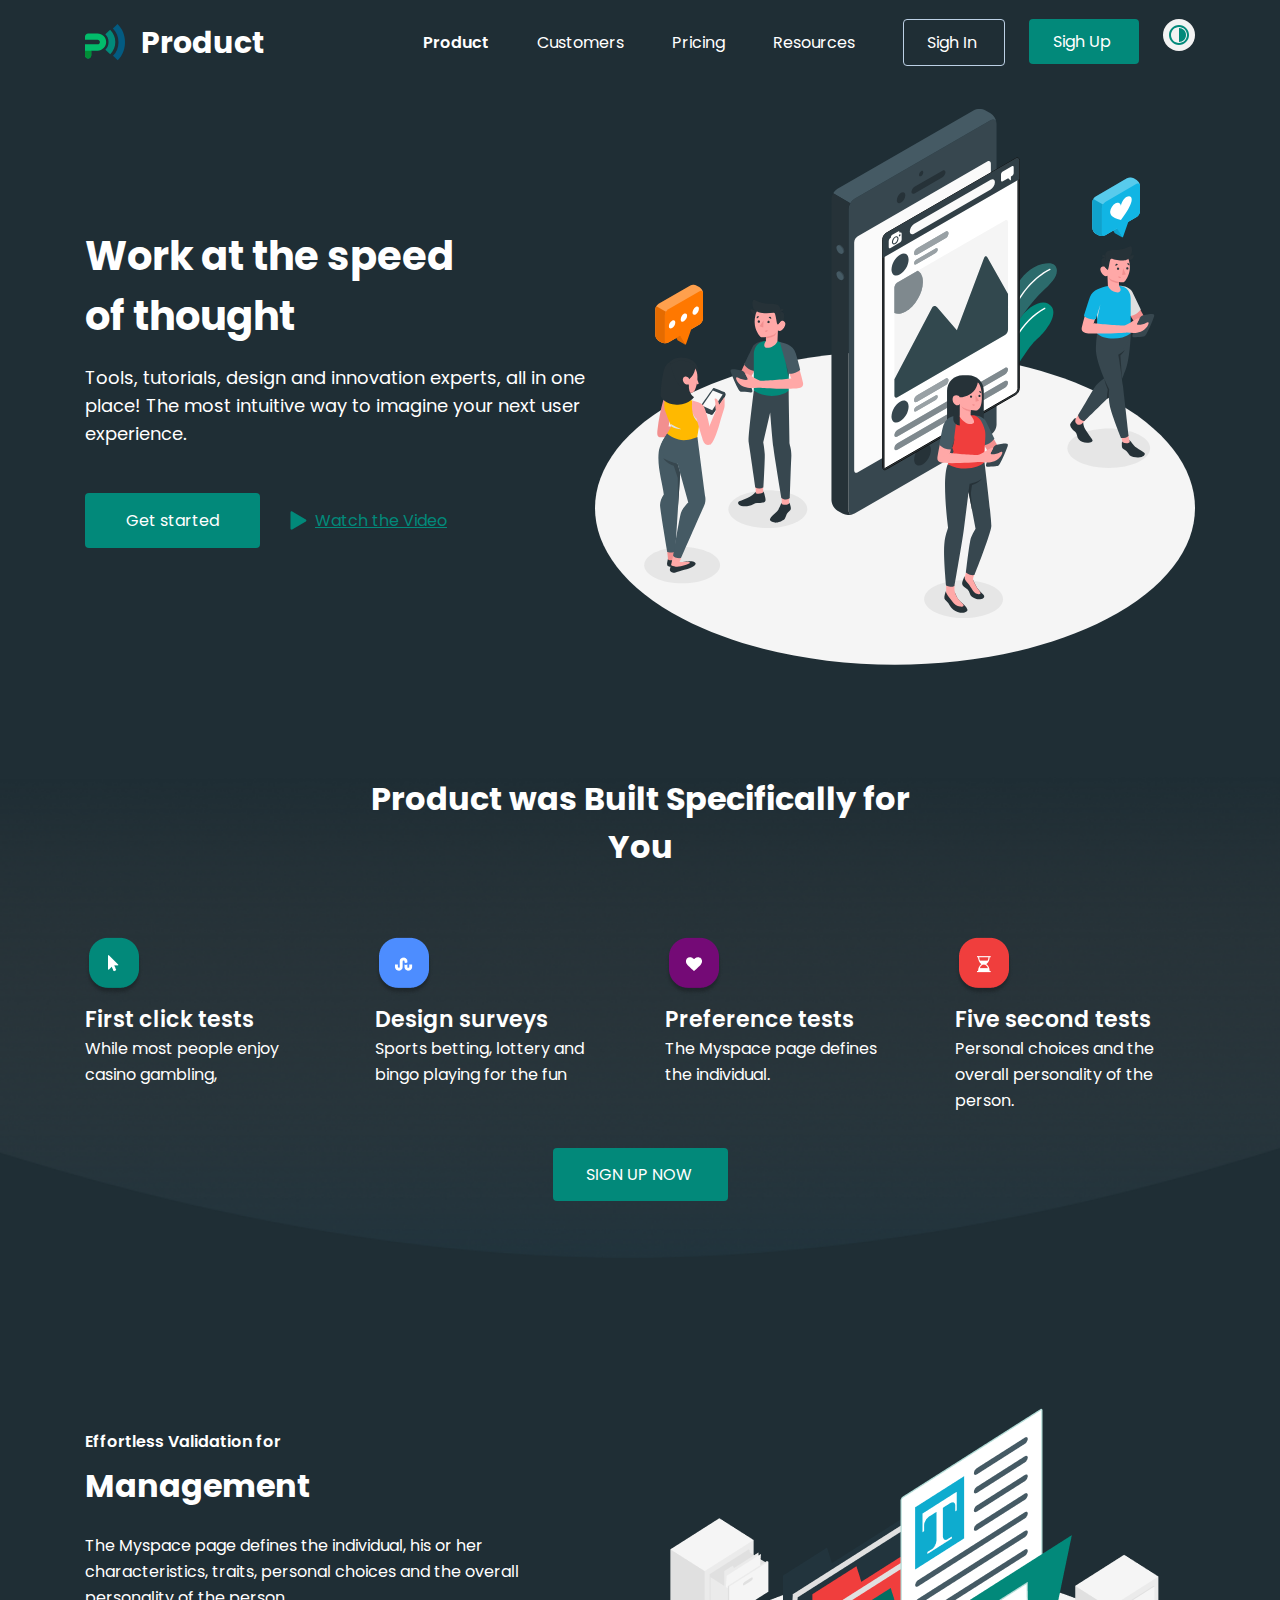
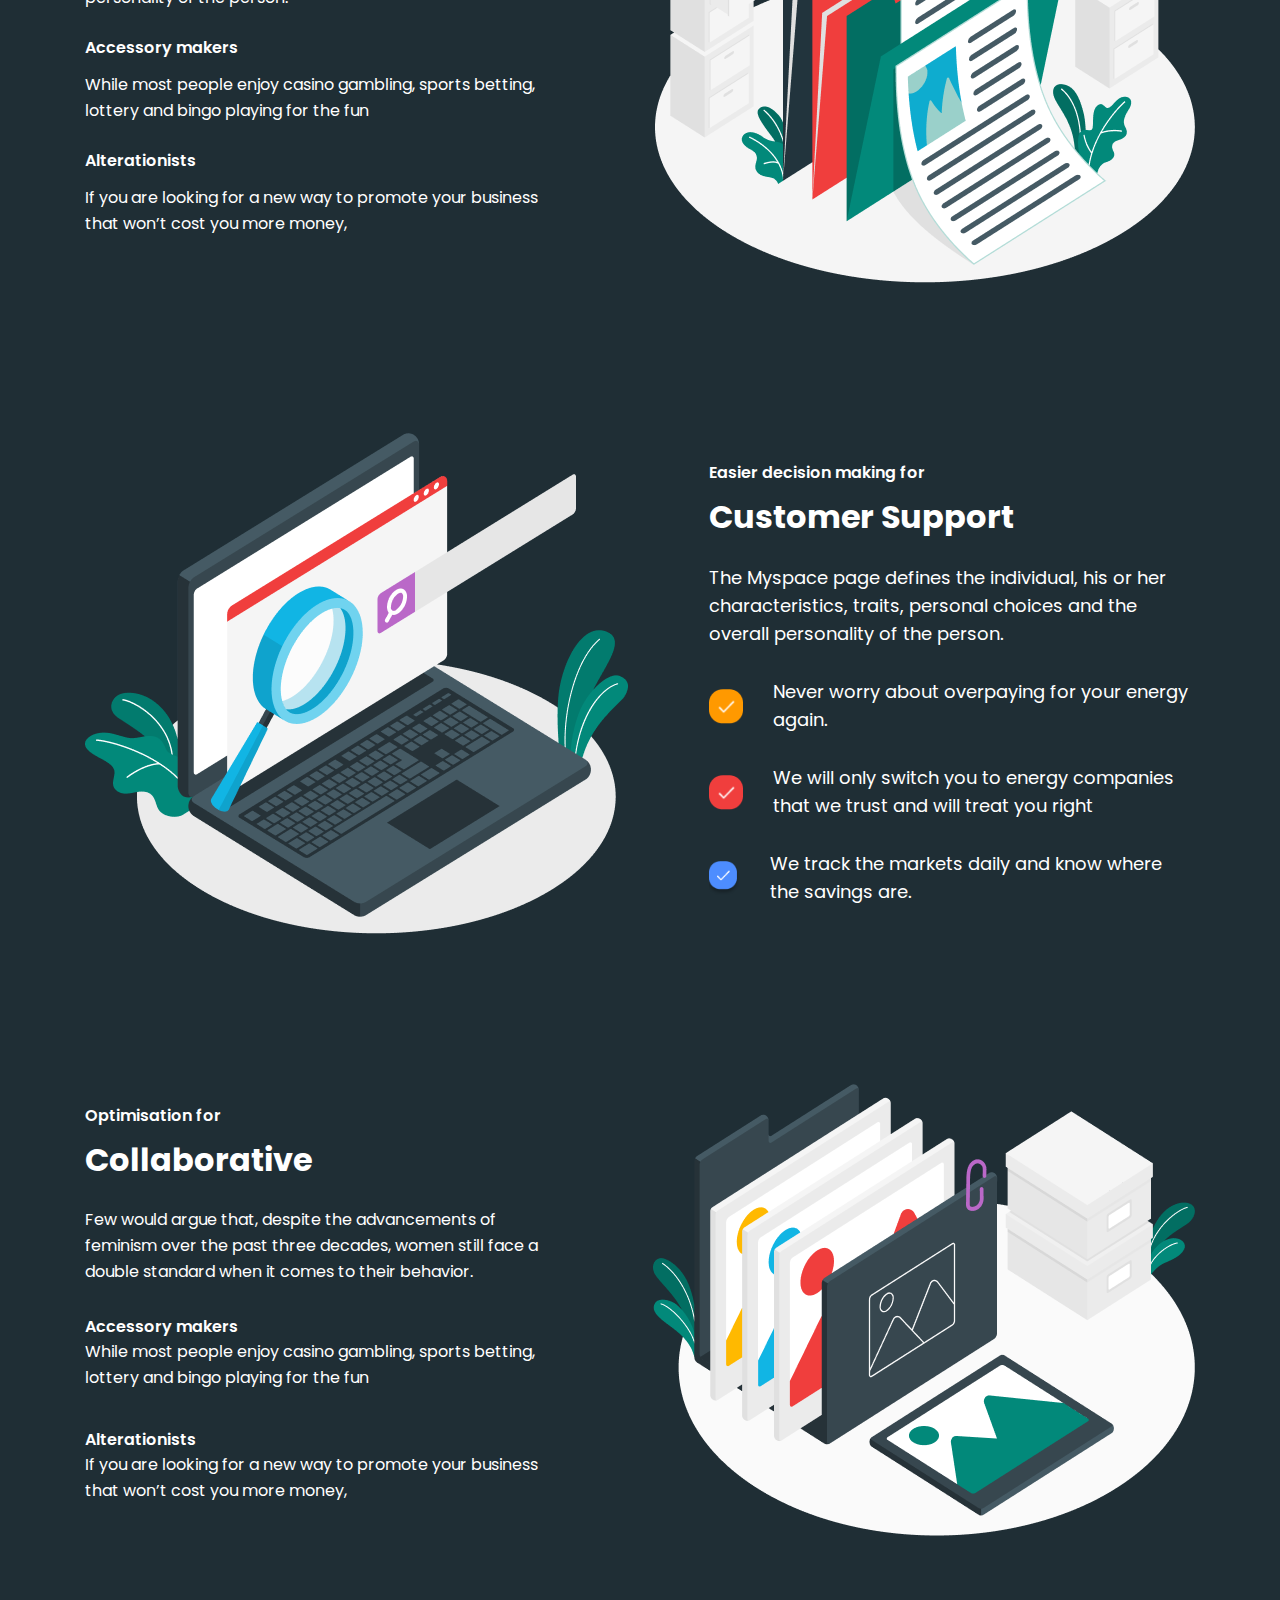
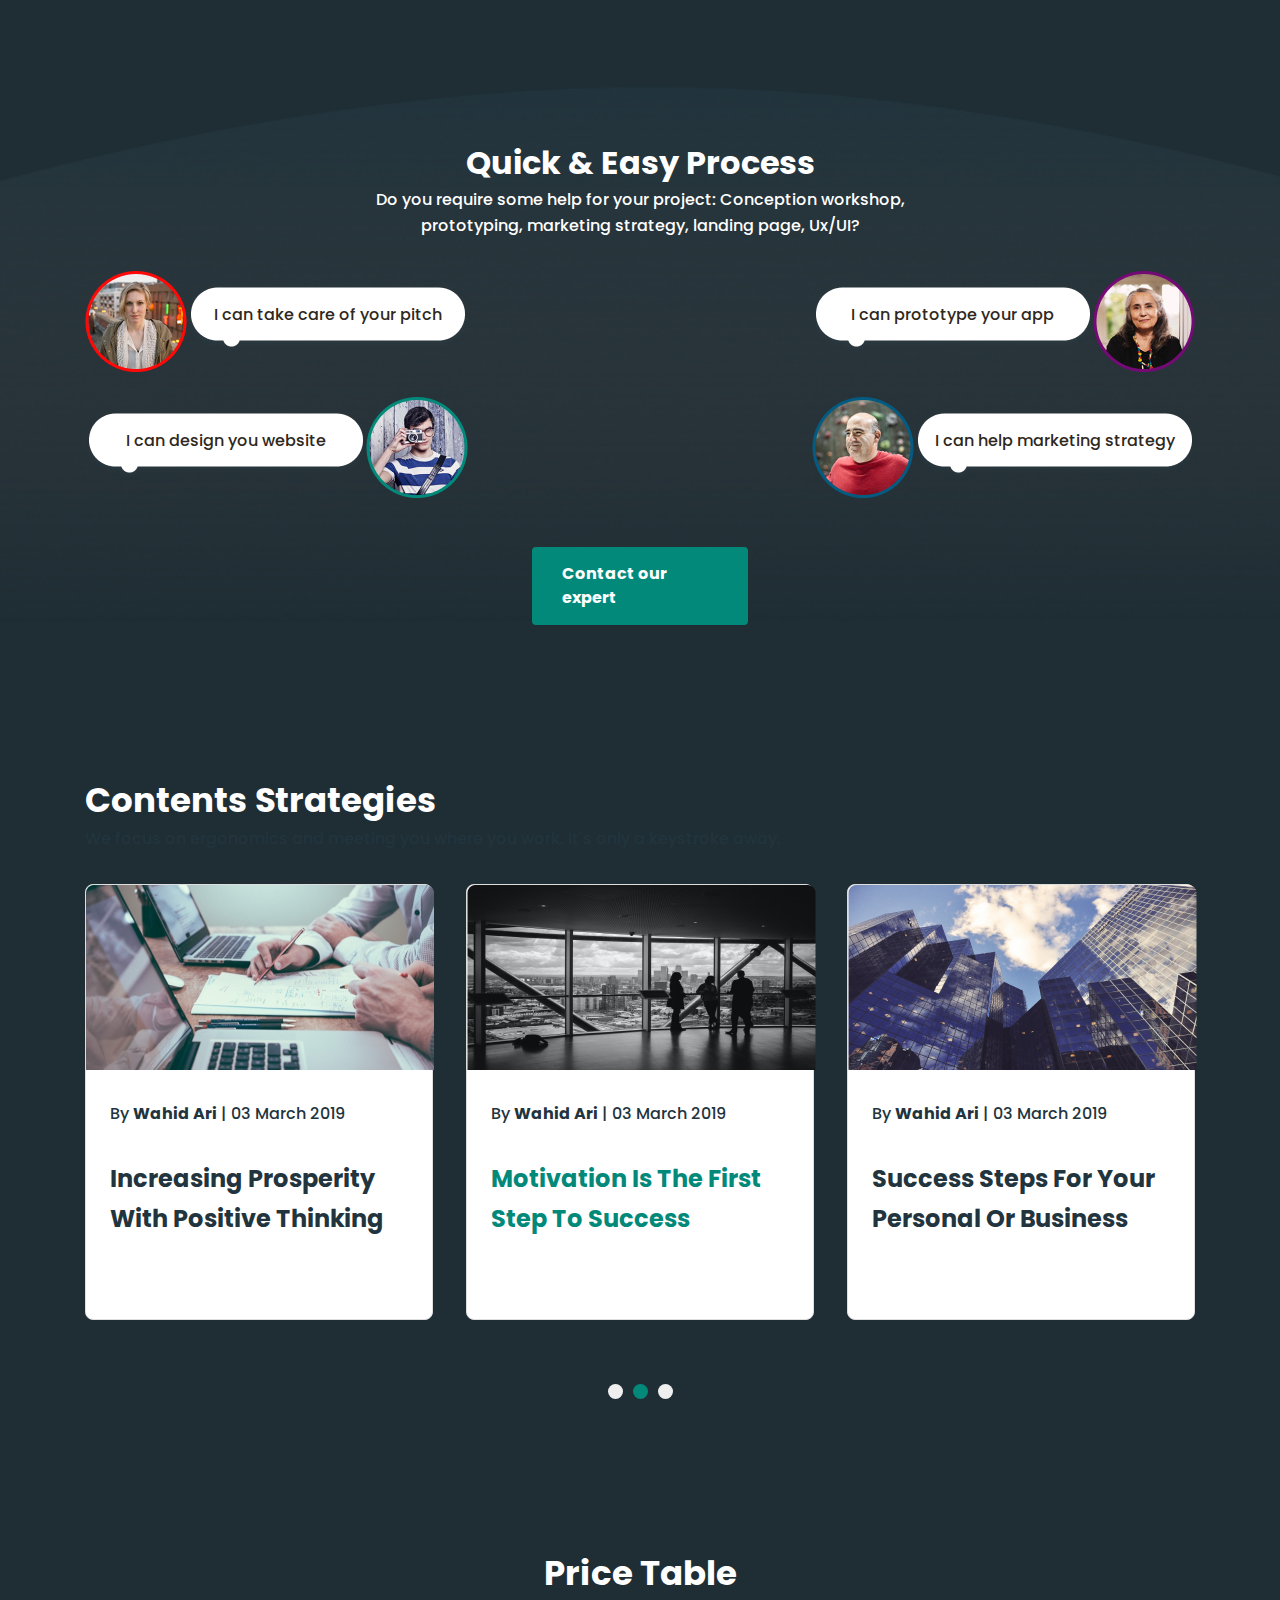
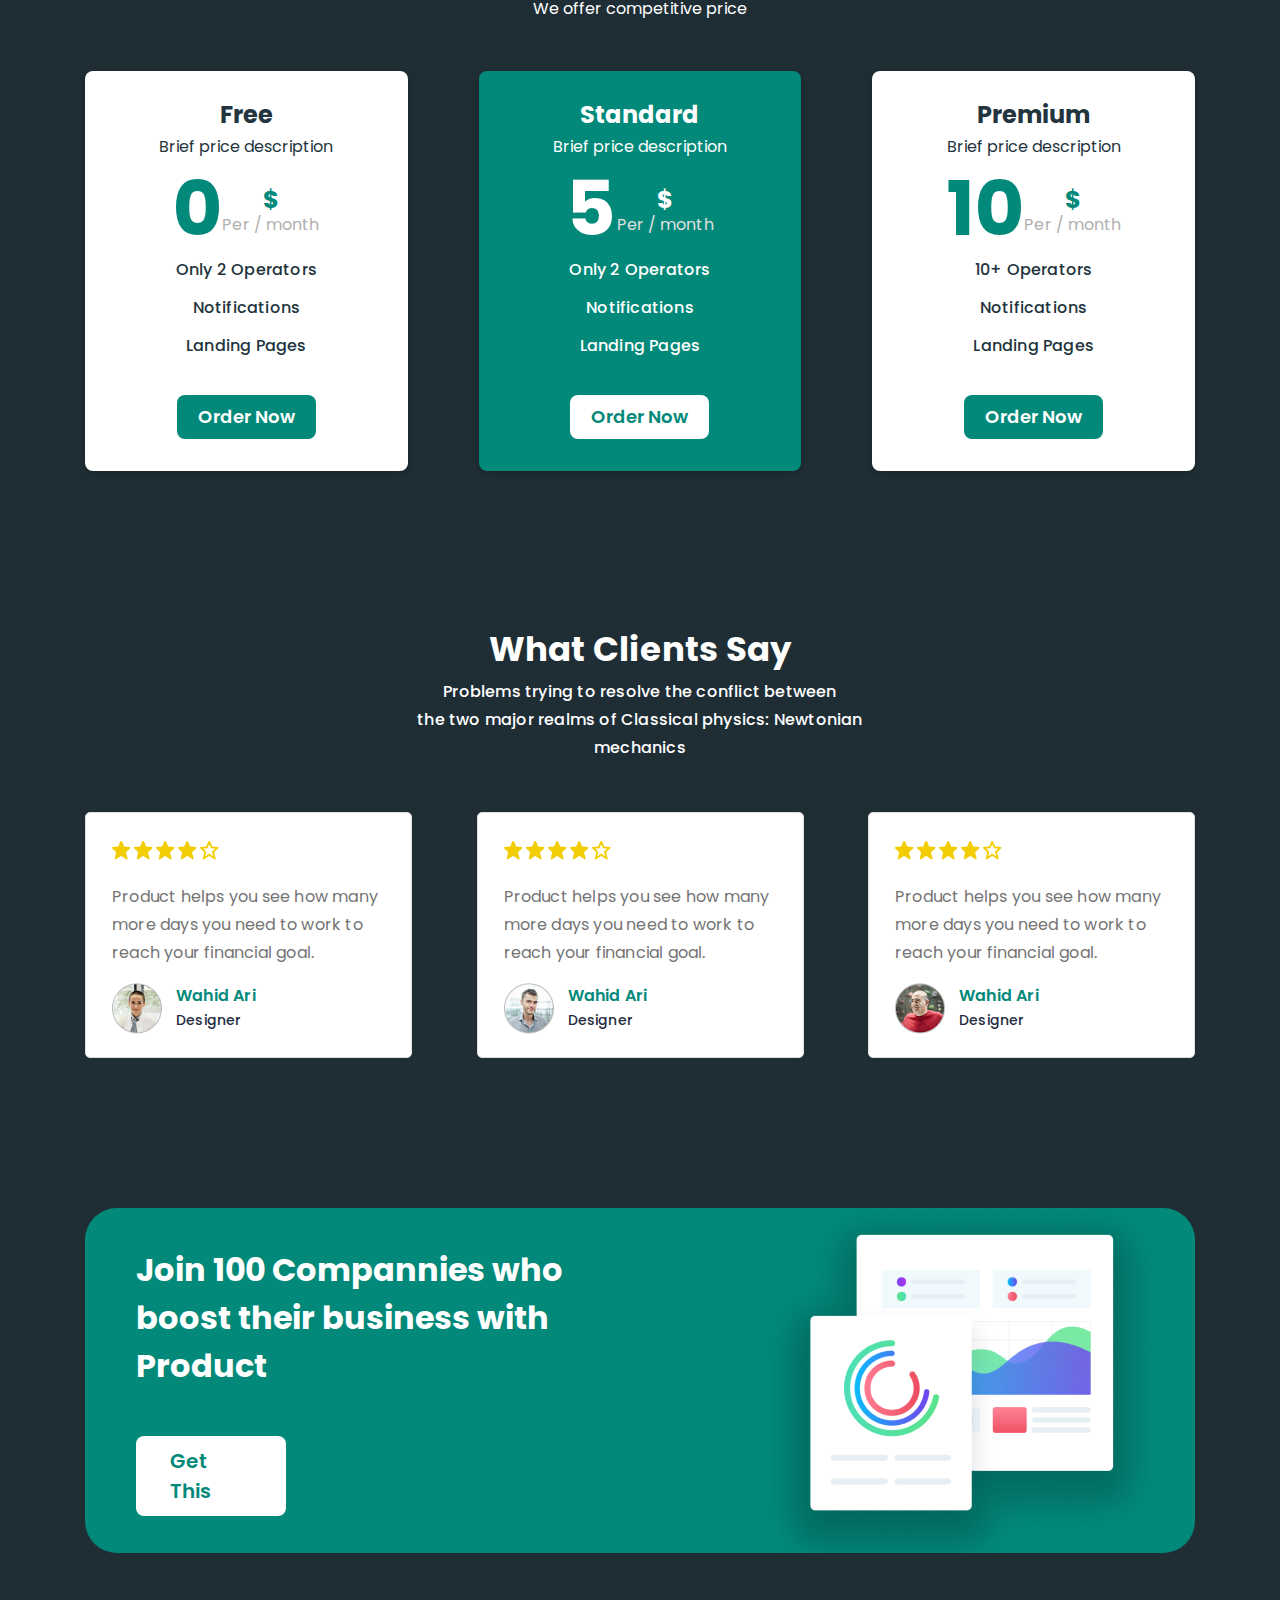
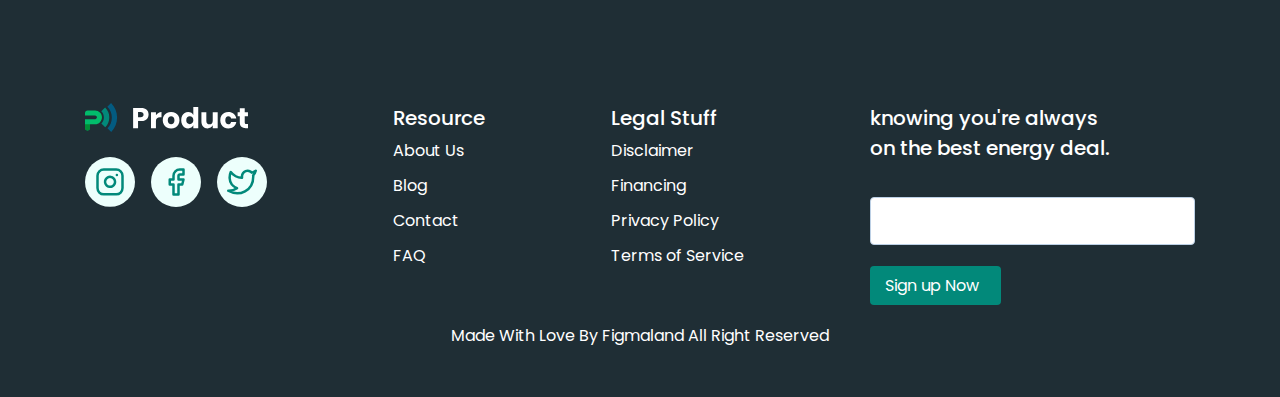
<file: index.html>
<!DOCTYPE html>
<html lang="en">
<head>
    <meta charset="UTF-8">
    <meta http-equiv="X-UA-Compatible" content="IE=edge">
    <meta name="viewport" content="width=device-width, initial-scale=1.0">
    <title>Product</title>
    <link rel="icon" type="image/x-icon" href="img/logo.svg">
    <link rel="preconnect" href="https://fonts.googleapis.com">
    <link rel="preconnect" href="https://fonts.gstatic.com" crossorigin>
    <link href="https://fonts.googleapis.com/css2?family=Poppins:wght@400;500;600;700&display=swap" rel="stylesheet">
    <link rel="stylesheet" href="css/style.css" id="theme">
</head>
<body>
    <header class="header" id="header">
        <div class="container">
            <nav>
                <a href="index.html">
                    <div class="logo">
                        <img src="img/logo.svg" alt="logo">
                        <h3>Product</h3>
                    </div>
                </a>
                <div class="menu">
                    <ul>
                        <li><a href="index.html" class="nav active">Product</a></li>
                        <li><a href="customers.html">Customers</a></li>
                        <li><a href="Pricing.html">Pricing</a></li>
                        <li><a href="resources.html">Resources</a></li>
                    </ul>
                    <div class="nav__btns">
                        <a href="">
                        <div class="btn__white">Sigh In</div>
                        </a>
                        <a href="">
                            <div class="btn__green">Sigh Up</div>
                        </a>
                        <a href="#" id="swichMode">
                            <img src="img/black-white.svg" alt="">
                        </a>
                    </div>
                </div>
                <div class="burger__menu">
                    <button id="burger" class="burger"></button>
                    <div id="menu" class="menu">
                        <a href="index.html" class="nav active">Product</a>
                        <a href="customers.html">Customers</a>
                        <a href="Pricing.html">Pricing</a>
                        <a href="resources.html">Resources</a>
                        <a href="">
                            <div class="btn__white">Sigh In</div>
                        </a>
                        <a href="">
                            <div class="btn__green">Sigh Up</div>
                        </a>
                        <a href="#" id="swichMode2">
                            <img src="img/black-white.svg" alt="">
                        </a>   
                    </div>
                </div>
            </nav>
            <main>
                <div class="main__text">
                    <h1>Work at the speed<br>of thought</h1>
                    <p>
                        Tools, tutorials, design and innovation experts, all in one place! The most intuitive way to imagine your next user experience.
                    </p>
                    <div class="main__btns">
                        <a href="" class="btn__green">Get started</a>
                        <a href="" class="btn__video"><img src="img/figur.svg" alt="">Watch the Video</a>
                    </div>
                </div>
                <img src="img/heder.svg" alt="" class="main-img">
            </main>
        </div>
    </header>
    <section class="advantages" id="advantages">
        <div class="container">
            <h2>Product  was Built Specifically for You</h2>
            <div class="advantages__wrap">
                <div class="advantages__block">
                    <img src="img/click.png" alt="">
                    <h4>First click tests</h4>
                    <p>While most people enjoy casino gambling,</p>
                </div>
                <div class="advantages__block">
                    <img src="img/design.png" alt="">
                    <h4>Design surveys</h4>
                    <p>Sports betting, lottery and bingo playing for the fun</p>
                </div>
                <div class="advantages__block">
                    <img src="img/live.png" alt="">
                    <h4>Preference tests</h4>
                    <p>The Myspace page defines the individual.</p>
                </div>
                <div class="advantages__block">
                    <img src="img/time.png" alt="">
                    <h4>Five second tests</h4>
                    <p>Personal choices and the overall personality of the person.</p>
                </div>
            </div>
            <a href="" class="btn__green">SIGN UP NOW</a>
        </div>
    </section>
    <section class="management" id="management">
        <div class="container">
            <div class="management__content">
                <div class="management__text">
                    <div class="main__heading">
                        <h6>Effortless Validation for</h6>
                        <h2>Management</h2>
                    </div>
                    <p>
                        The Myspace page defines the individual, his or her characteristics, traits, personal choices and the overall personality of the person. 
                    </p>
                    <h6>Accessory makers</h6>
                    <p>
                        While most people enjoy casino gambling, sports betting, lottery and bingo playing for the fun
                    </p>
                    <h6>Alterationists</h6>
                    <p>
                        If you are looking for a new way to promote your business that won’t cost you more money, 
                    </p>
                </div>
                <img src="img/amico.png" alt="" class="main-img">
            </div>
        </div>
    </section>
    <section class="support" id="support">
        <div class="container">
            <div class="support__content">
                <img src="img/support.png" alt="" class="main-img">
                <div class="support__text">
                    <div class="main__heading">
                        <h6>Easier decision making for</h6>
                        <h2>Customer Support</h2>
                    </div>
                    <p>
                        The Myspace page defines the individual, his or her characteristics, traits, personal choices and the overall personality of the person. 
                    </p>
                    <div class="dignities">
                        <div class="dignities__block">
                            <img src="img/yellow__flag.png" alt="">
                            <p>
                                Never worry about overpaying for your energy again.
                            </p>
                        </div>
                        <div class="dignities__block">
                            <img src="img/red__flag.png" alt="">
                            <p>
                                We will only switch you to energy companies that we trust and will treat you right
                            </p>
                        </div>
                        <div class="dignities__block">
                            <img src="img/blue__flag.png" alt="">
                            <p>
                                We track the markets daily and know where the savings are.
                            </p>
                        </div>
                    </div>
                </div>
            </div>
        </div>
    </section>
    <section class="collaborative">
         <div class="container">
            <div class="collaborative__content">
                <div class="collaborative__text">
                    <div class="main__heading">
                        <h6>Optimisation for</h6>
                        <h2>Collaborative</h2>
                    </div>
                    <p>
                        Few would argue that, despite the advancements of feminism over the past three decades, women still face a double standard when it comes to their behavior. 
                    </p>
                    <div class="collaborative__blocks">
                        <div class="collaborative__p">
                            <h6>Accessory makers</h6>
                            <p>
                                While most people enjoy casino gambling, sports betting, lottery and bingo playing for the fun
                            </p>
                        </div>
                        <div class="collaborative__p">
                            <h6>Alterationists</h6>
                            <p>
                                If you are looking for a new way to promote your business that won’t cost you more money, 
                            </p>
                        </div>
                    </div>
                </div>
                <img src="img/collaborative.png" alt="" class="main-img">
            </div>
         </div>
    </section>
    <section class="project__help" id="project__help">
        <div class="container">
            <h2>Quick & Easy Process</h2>
            <p>
                Do you require some help for your project: Conception workshop, prototyping, marketing strategy, landing page, Ux/UI?
            </p>
            <div class="assistants">
                <div class="assistant__content">
                    <img src="img/assistent__1.png" alt="">
                    <div class="assistant__bg">
                        <p>I can take care of your pitch</p>
                    </div>
                </div>
                <div class="assistant__content">
                    <div class="assistant__bg">
                        <p>I can prototype your app</p>
                    </div>  
                    <img src="img/assistent__2.png" alt="">
                </div>
            </div>
            <div class="assistants__bottom">
                <div class="assistant__content">
                    <div class="assistant__bg">
                        <p>I can design you website</p>
                    </div>   
                    <img src="img/assistent__3.png" alt="">
                </div>
                <div class="assistant__content">
                    <img src="img/assistent__4.png" alt="">
                    <div class="assistant__bg">
                        <p>I can help marketing strategy</p>
                    </div> 
                </div>
            </div>
            <a href="" class="btn__green">Contact our expert</a>
        </div>
    </section>
    <section class="ergonomics" id="ergonomics">
        <div class="container">
            <h2>Contents Strategies</h2>
            <p>
                We focus on ergonomics and meeting you where you work. It's only a keystroke away. 
            </p>
            <div class="ergonomics__slide" id="ergonomics__slide">
                <div class="ergonomics__content">
                    <div class="ergonomics__block">
                        <img src="img/ergonomics__1.png" alt="">
                        <div class="ergonomics__text">
                            <p>By <span>Wahid Ari</span> |  03 March 2019</p>
                            <h5>Increasing Prosperity With Positive Thinking</h5>
                        </div>
                    </div>
                    <div class="ergonomics__block">
                        <img src="img/stories2.png" alt="">
                        <div class="ergonomics__text">
                            <p>By <span>Wahid Ari</span> |  03 March 2019</p>
                            <h5 class="active">Motivation Is The First Step To Success</h5>
                        </div> 
                    </div>
                    <div class="ergonomics__block">
                        <img src="img/stories3.png" alt="">
                        <div class="ergonomics__text">
                            <p>By <span>Wahid Ari</span> |  03 March 2019</p>
                            <h5>Success Steps For Your Personal Or Business</h5>
                        </div>  
                    </div>
                </div>
                <div class="ergonomics__content on">
                    <div class="ergonomics__block">
                        <img src="img/ergonomics__1.png" alt="">
                        <div class="ergonomics__text">
                            <p>By <span>Wahid Ari</span> |  03 March 2019</p>
                            <h5>Increasing Prosperity With Positive Thinking</h5>
                        </div>
                    </div>
                    <div class="ergonomics__block">
                        <img src="img/ergonomics__2.png" alt="">
                        <div class="ergonomics__text">
                            <p>By <span>Wahid Ari</span> |  03 March 2019</p>
                            <h5 class="active">Motivation Is The First Step To Success</h5>
                        </div> 
                    </div>
                    <div class="ergonomics__block">
                        <img src="img/ergonomics__3.png" alt="">
                        <div class="ergonomics__text">
                            <p>By <span>Wahid Ari</span> |  03 March 2019</p>
                            <h5>Success Steps For Your Personal Or Business</h5>
                        </div>  
                    </div>
                </div>
                <div class="ergonomics__content">
                    <div class="ergonomics__block">
                        <img src="img/stories4.png" alt="">
                        <div class="ergonomics__text">
                            <p>By <span>Wahid Ari</span> |  03 March 2019</p>
                            <h5>Increasing Prosperity With Positive Thinking</h5>
                        </div>
                    </div>
                    <div class="ergonomics__block">
                        <img src="img/stories5.png" alt="">
                        <div class="ergonomics__text">
                            <p>By <span>Wahid Ari</span> |  03 March 2019</p>
                            <h5 class="active">Motivation Is The First Step To Success</h5>
                        </div> 
                    </div>
                    <div class="ergonomics__block">
                        <img src="img/stories6.png" alt="">
                        <div class="ergonomics__text">
                            <p>By <span>Wahid Ari</span> |  03 March 2019</p>
                            <h5>Success Steps For Your Personal Or Business</h5>
                        </div>  
                    </div>
                </div>
            </div>
            <div class="dots-wrapper">
                <span class="dot"></span>
                <span class="dot on"></span>
                <span class="dot"></span>
            </div>
        </div>
    </section>
    <section class="price" id="price">
        <div class="container">
            <div class="price__heading">
               <h2>Price Table</h2>
                <p>We offer competitive price</p> 
            </div>
            <div class="price__content">
                <div class="price__block">
                    <div class="price__info">
                        <h5>Free</h5>
                        <p class="price__top">Brief price description</p>
                        <div class="price__sum">
                            <span>0</span>
                            <div class="price__wrapper">
                                <span>$</span>
                                <p>Per / month</p>
                            </div>
                        </div>
                        <div class="paragraph">
                            <p>Only 2 Operators</p>
                            <p>Notifications</p>
                            <p>Landing Pages</p>
                        </div>
                        <a href="" class="price__btn">Order Now</a>
                    </div>
                </div>
                <div class="price__block active">
                    <div class="price__info">
                        <h5>Standard</h5>
                        <p class="price__top">Brief price description</p>
                        <div class="price__sum active">
                            <span>5</span>
                            <div class="price__wrapper active">
                                <span>$</span>
                                <p>Per / month</p>
                            </div>
                        </div>
                        <div class="paragraph active">
                            <p>Only 2 Operators</p>
                            <p>Notifications</p>
                            <p>Landing Pages</p>
                        </div>
                        <a class="price__btn active" href="">Order Now</a>
                    </div>
                </div>
                <div class="price__block">
                    <div class="price__info">
                        <h5>Premium</h5>
                        <p class="price__top">
                            Brief price description
                        </p>
                        <div class="price__sum">
                            <span>10</span>
                            <div class="price__wrapper">
                                <span>$</span>
                                <p>Per / month</p>
                            </div>
                        </div>
                        <div class="paragraph">
                            <p>10+ Operators</p>
                            <p>Notifications</p>
                            <p>Landing Pages</p>
                        </div>
                        <a class="price__btn" href="">Order Now</a>
                    </div>
                </div>
            </div>
        </div>
    </section>
    <section class="reviews" id="reviews">
        <div class="container">
            <h2>What Clients Say</h2>
            <p>
                Problems trying to resolve the conflict between <br> the two major realms of Classical physics: Newtonian mechanics 
            </p>
            <div class="reviews__container">
                <div class="reviews__block">
                    <div class="reviews__content">
                        <img src="img/stars.png" alt="stars" class="stars">
                        <p>
                            Product helps you see how many more days you need to work to reach your financial goal.
                        </p>
                        <div class="client__info">
                            <img src="img/client1.png" alt="">
                            <div class="client__text">
                                <span>
                                    Wahid Ari
                                </span>
                                <div class="designer">Designer</div>
                            </div>    
                        </div>
                    </div>
                </div>
                <div class="reviews__block">
                    <div class="reviews__content">
                        <img src="img/stars.png" alt="stars" class="stars">
                        <p>
                            Product helps you see how many more days you need to work to reach your financial goal.
                        </p>
                        <div class="client__info">
                            <img src="img/client2.png" alt="">
                            <div class="client__text">
                                <span>
                                    Wahid Ari
                                </span>
                                <div class="designer">Designer</div>
                            </div>                            
                        </div>
                    </div>
                </div>
                <div class="reviews__block">   
                     <div class="reviews__content">
                        <img src="img/stars.png" alt="stars" class="stars">
                        <p>
                            Product helps you see how many more days you need to work to reach your financial goal.
                        </p>
                        <div class="client__info">
                            <img src="img/client3.png" alt="">
                            <div class="client__text">
                                <span>
                                    Wahid Ari
                                </span>
                                <div class="designer">Designer</div>
                            </div>   
                        </div>
                   </div>
                 </div>
            </div>
        </div>
    </section>
    <section class="development">
        <div class="container">
            <div class="development__container">
                <div class="development__text">
                    <h2>
                        Join 100 Compannies who boost their business with Product
                    </h2>
                    <a href="" class="development__btn">Get This</a>
                </div>
                <img src="img/diogram.png" alt="">
            </div>
        </div>
    </section>
    <footer>
        <div class="container">
            <div class="footer__content">
                <div class="footer__block">
                    <div class="footer__logo"></div>
                    <div class="networks">
                        <a href=""><img src="img/instagram.svg" alt=""></a>
                        <a href=""><img src="img/facebook.svg" alt=""></a>
                        <a href=""><img src="img/twitter.svg" alt=""></a>
                    </div>
                </div>
                <div class="footer__block">
                    <a href=""><h5>Resource</h5></a>
                    <a href=""><h4>About Us</h4></a>
                    <a href=""><h4>Blog</h4></a>
                    <a href=""><h4>Contact</h4></a>
                    <a href="Pricing.html/#faq"><h4>FAQ</h4></a>
                </div>
                <div class="footer__block">
                    <a href=""><h5>Legal Stuff</h5></a>
                    <a href=""><h4>Disclaimer</h4></a>
                    <a href=""><h4>Financing</h4></a>
                    <a href=""><h4>Privacy Policy</h4></a>
                    <a href=""><h4>Terms of Service</h4></a>
                </div>
                <div class="footer__block">
                    <h5 class="form__text">knowing you're always on the best energy deal.</h5>
                    <input type="text">
                    <a href="" class="footer__btn">Sign up Now</a>
                </div>
            </div>
            <span>
                <h4>Made With Love By Figmaland All Right Reserved</h4>
            </span>
        </div>
    </footer>
    <script src="js/main.js"></script>
</body>
</html>
</file>
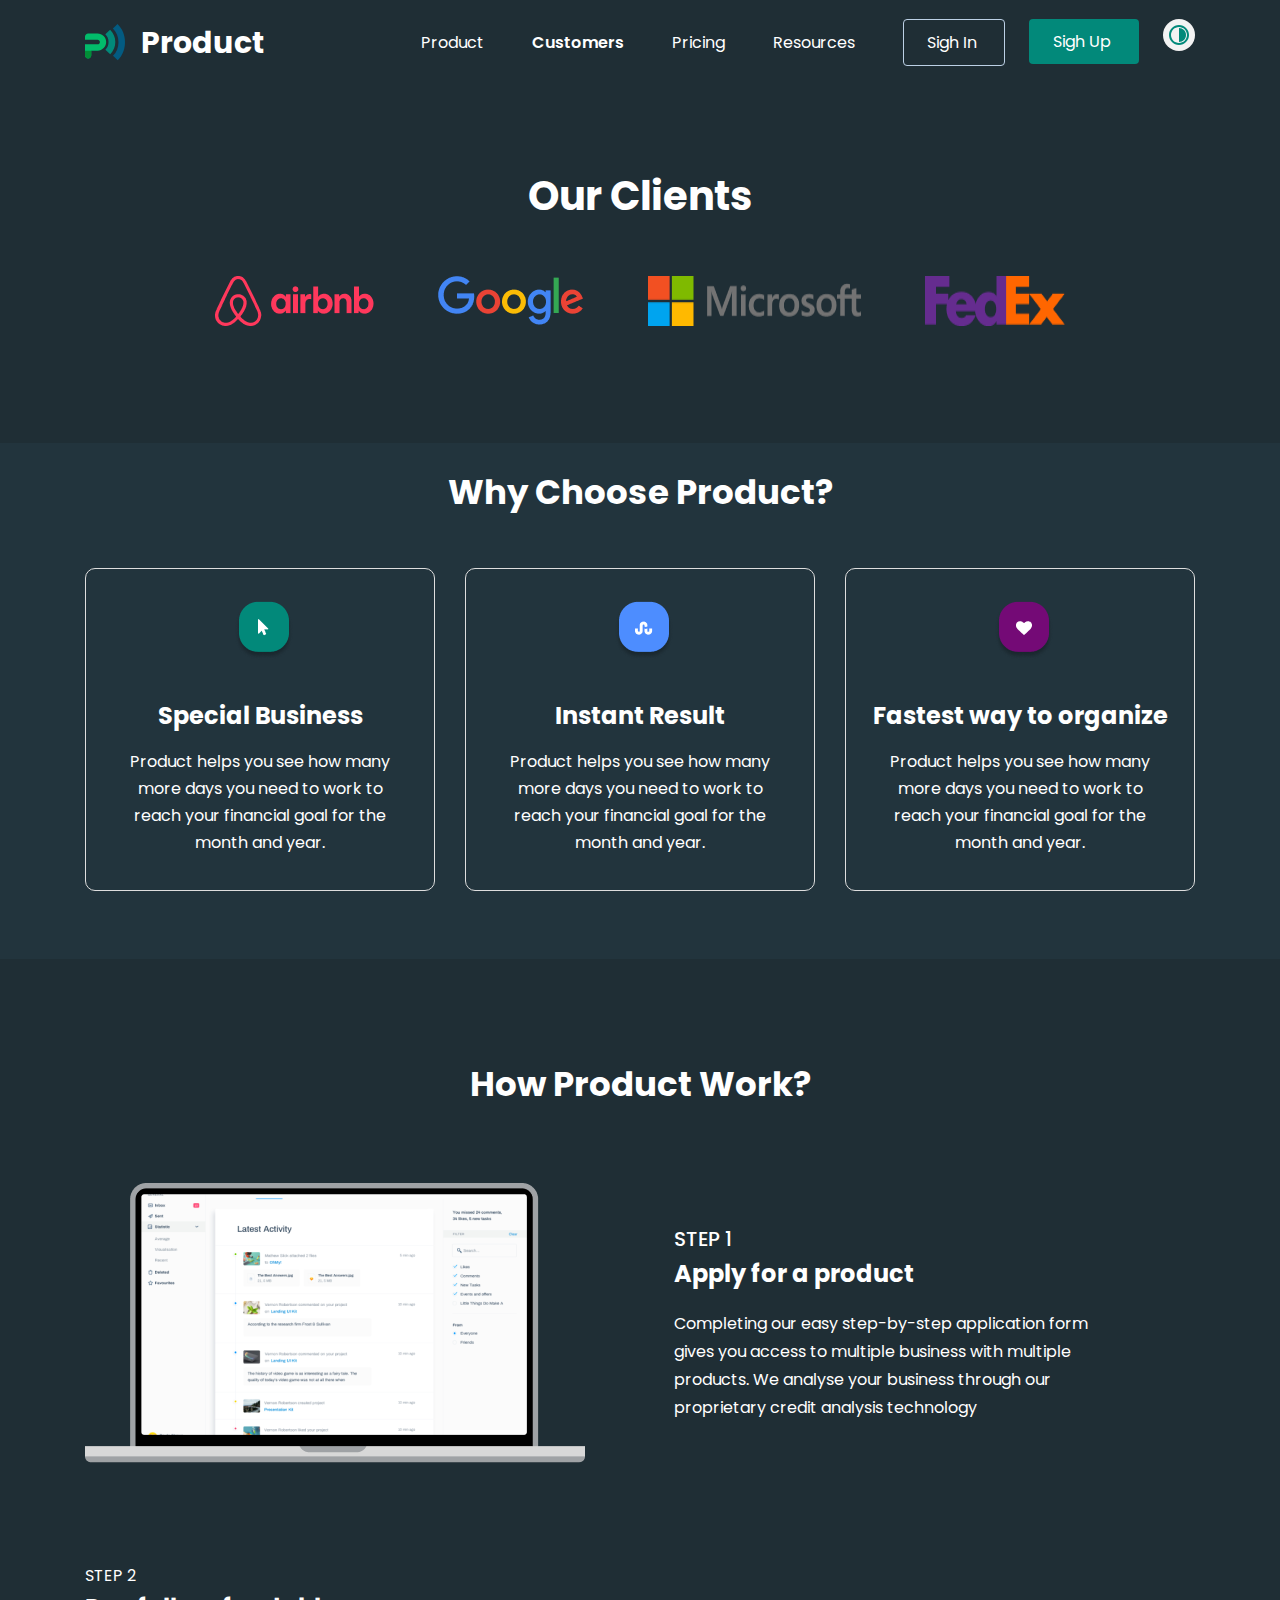
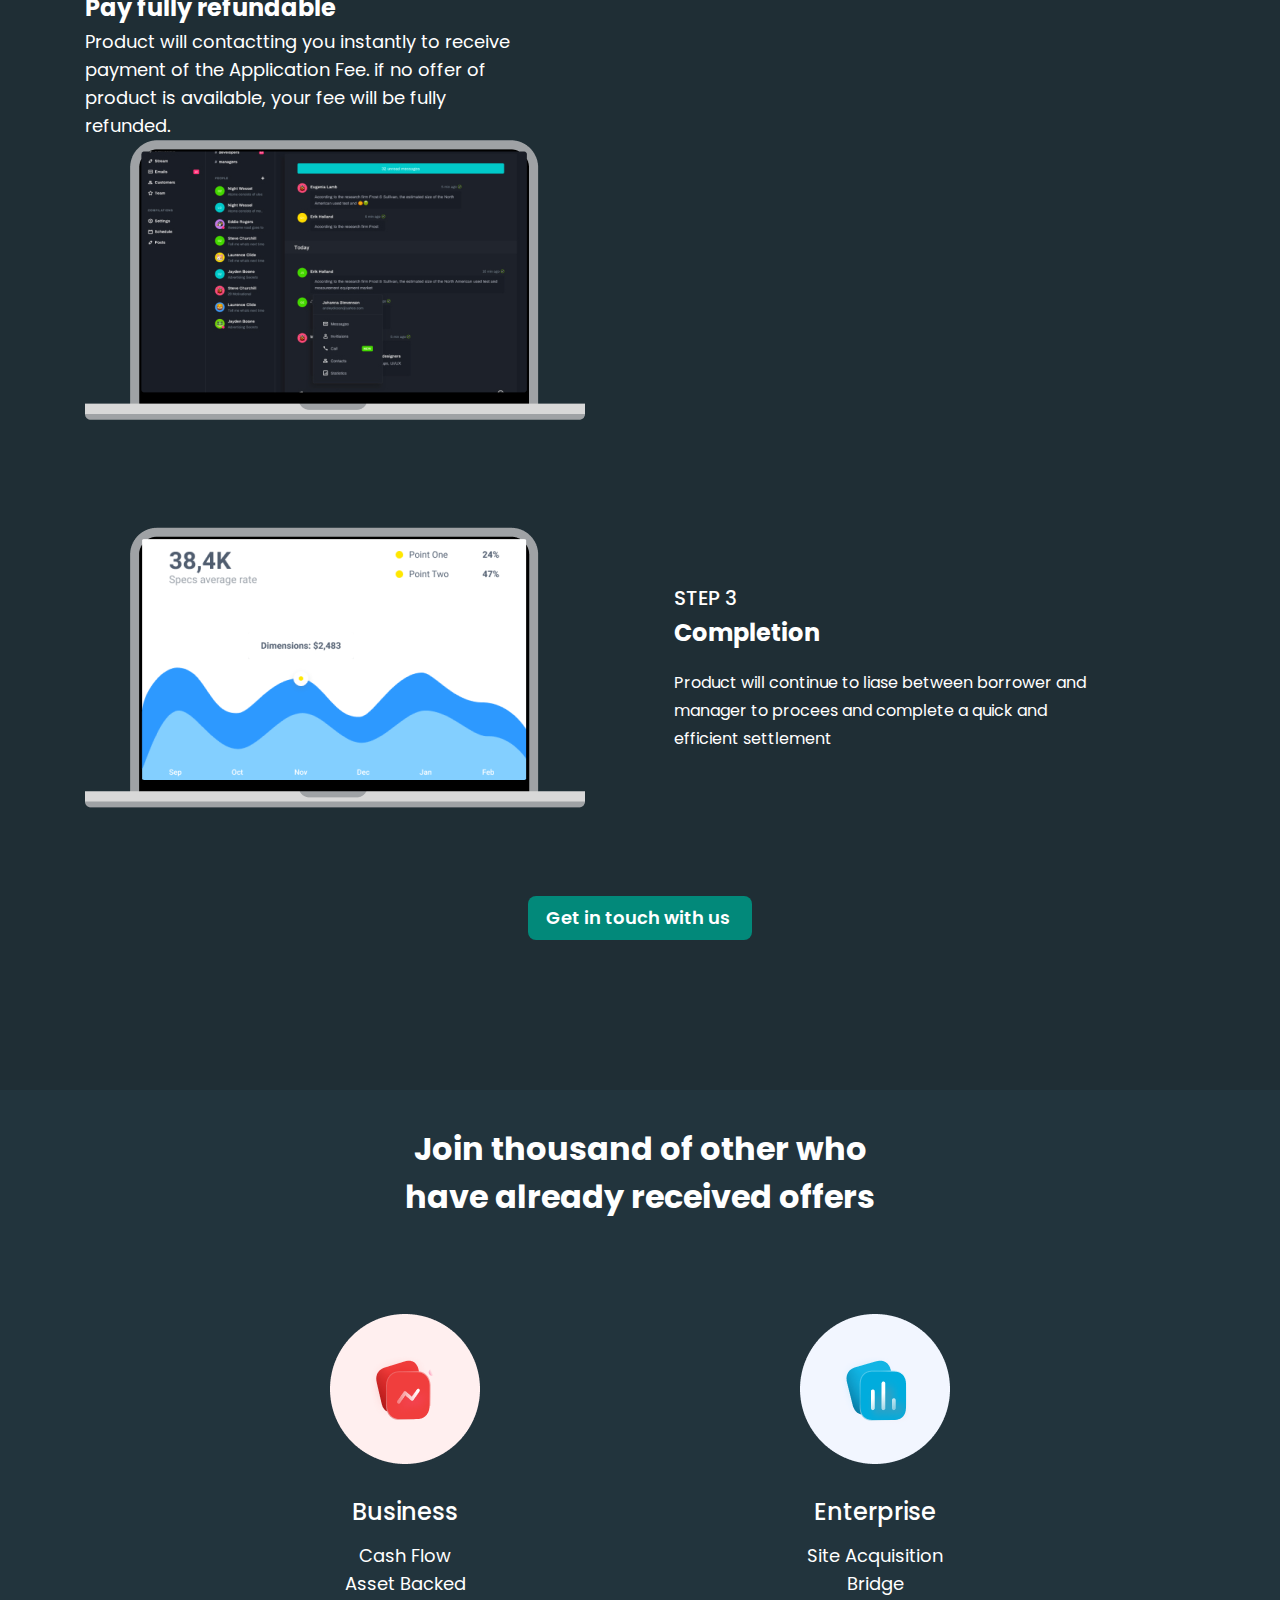
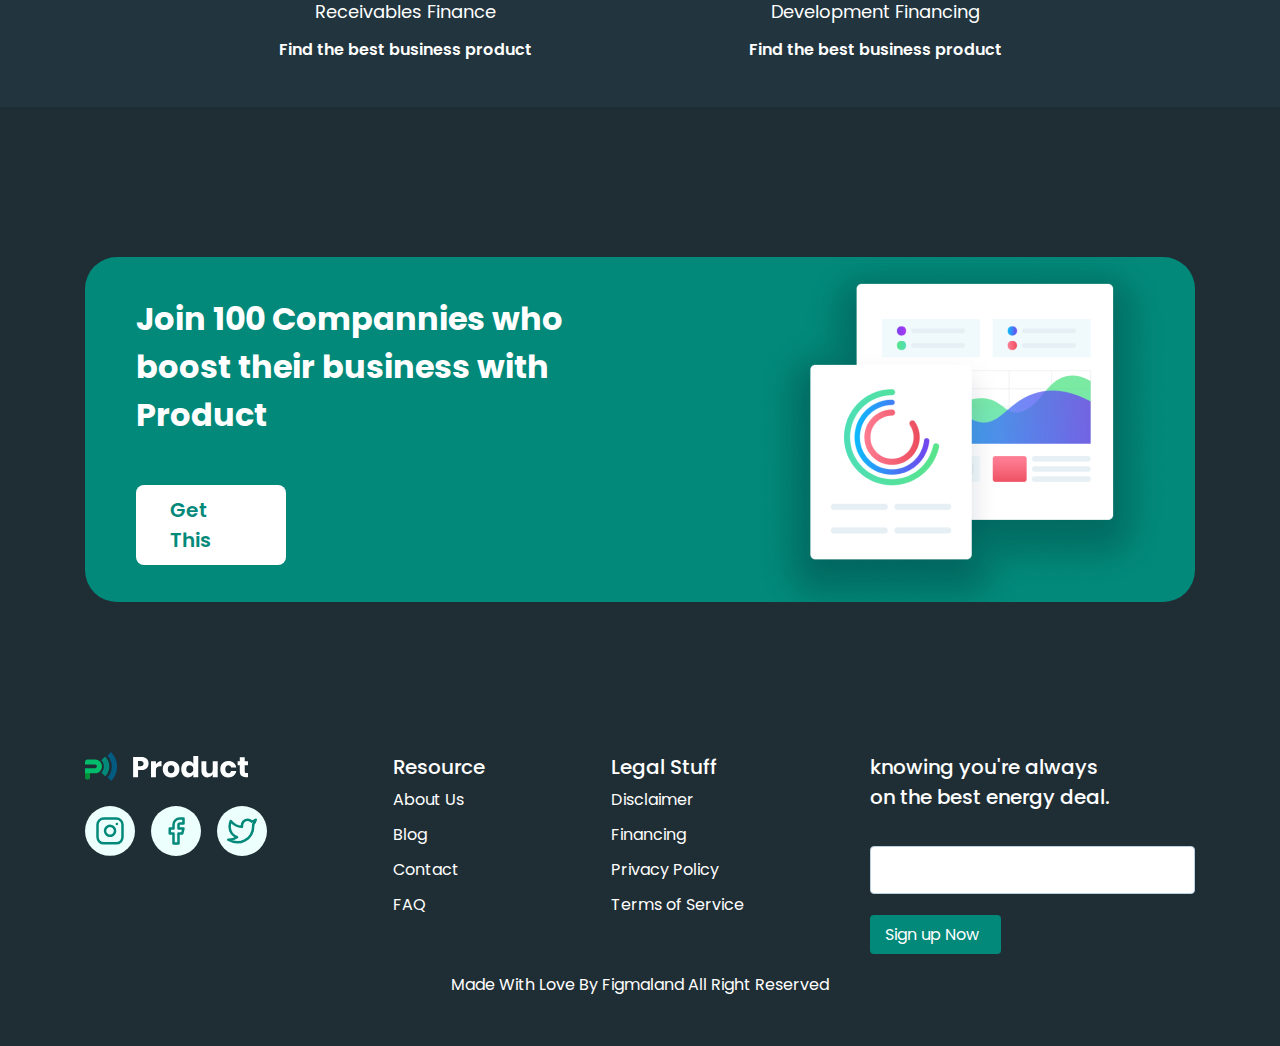
<file: customers.html>
<!DOCTYPE html>
<html lang="en">
<head>
    <meta charset="UTF-8">
    <meta http-equiv="X-UA-Compatible" content="IE=edge">
    <meta name="viewport" content="width=device-width, initial-scale=1.0">
    <title>Customers</title>
    <link rel="icon" type="image/x-icon" href="img/logo.svg">
    <link rel="preconnect" href="https://fonts.googleapis.com">
    <link rel="preconnect" href="https://fonts.gstatic.com" crossorigin>
    <link href="https://fonts.googleapis.com/css2?family=Poppins:wght@400;500;600;700&display=swap" rel="stylesheet">
    <link rel="stylesheet" href="css/style.css" id="theme">
</head>
<body class="customers">
    <header>
        <div class="container">
            <nav>
                <div class="logo">
                    <img src="img/logo.svg" alt="logo">
                    <h3>Product</h3>
                </div>
                <div class="menu">
                    <ul>
                        <li><a href="index.html">Product</a></li>
                        <li><a href="customers.html" class="nav active">Customers</a></li>
                        <li><a href="Pricing.html">Pricing</a></li>
                        <li><a href="resources.html">Resources</a></li>
                    </ul>
                    <div class="nav__btns">
                        <a href="">
                        <div class="btn__white">Sigh In</div>
                        </a>
                        <a href="">
                            <div class="btn__green">Sigh Up</div>
                        </a>
                        <a href="#" id="swichMode">
                            <img src="img/black-white.svg" alt="">
                        </a>
                    </div>
                </div>
                <div class="burger__menu">
                    <button id="burger" class="burger"></button>
                    <div id="menu" class="menu">
                        <a href="index.html" >Product</a>
                        <a href="customers.html" class="nav active">Customers</a>
                        <a href="Pricing.html">Pricing</a>
                        <a href="resources.html">Resources</a>
                        <a href="">
                            <div class="btn__white">Sigh In</div>
                        </a>
                        <a href="">
                            <div class="btn__green">Sigh Up</div>
                        </a>
                        <a href="#" id="swichMode2">
                            <img src="img/black-white.svg" alt="">
                        </a> 
                    </div>
                </div>
            </nav>
            <div class="main-customers">
                <h1>Our Clients</h1>
                <div class="campony__logos">
                    <img src="img/Airbnb.png" alt="">
                    <img src="img/Google.png" alt="">
                    <img src="img/Microsoft.png" alt="">
                    <img src="img/FedEx.png" alt="">
                </div>
            </div>
        </div>
    </header>
    <section class="customers__advantages">
        <div class="container">
            <h2>Why Choose Product?</h2>
            <div class="customers__advantages__content">
                <div class="customers__advantages__block">
                    <img src="img/click.png" alt="">
                    <h5>Special Business</h5>
                    <p>
                        Product helps you see how many more days you need to work to reach your financial goal for the month and year.
                    </p>
                </div>
                <div class="customers__advantages__block">
                    <img src="img/design.png" alt="">
                    <h5>Instant Result</h5>
                    <p>
                        Product helps you see how many more days you need to work to reach your financial goal for the month and year.
                    </p>
                </div>
                <div class="customers__advantages__block">
                    <img src="img/live.png" alt="">
                    <h5>Fastest way to organize</h5>
                    <p>
                        Product helps you see how many more days you need to work to reach your financial goal for the month and year.
                    </p>
                </div>
            </div>
        </div>
    </section>
    <section class="product-work">
        <div class="container">
            <h2>How Product Work?</h2>
            <div class="product-work__content">
                <div class="product-work__block">
                    <img src="img/mac1.png" alt="">
                    <div class="product-work__text">
                        <span>STEP 1</span>
                        <h5>Apply for a product</h5>
                        <p>
                            Completing our easy step-by-step application form gives you access to multiple business with multiple products. We analyse your business through our proprietary credit analysis technology 
                        </p>
                    </div>
                </div>
                <div class="product-work__block-2">
                    <div class="product-work__text">
                        <span>STEP 2</span>
                        <h5>Pay fully refundable</h5>
                        <p>
                            Product will contactting you instantly to receive payment of the Application Fee. if no offer of product is available, your fee will be fully refunded.
                        </p>
                    </div>
                    <img src="img/mac2.png" alt="">
                </div>
                <div class="product-work__block">
                    <img src="img/mac3.png" alt="">
                    <div class="product-work__text">
                        <span>STEP 3</span>
                        <h5>Completion</h5>
                        <p>
                            Product will continue to liase between borrower and manager to procees and complete a quick and efficient settlement
                        </p>
                    </div>
                </div>
            </div>
            <a href="" class="enterprise__btn">Get in touch with us</a>
        </div>
    </section>
    <section class="joining">
        <div class="container">
            <h2>Join thousand of other who have already received offers</h2>
            <div class="joining__content">
                <div class="joining__block">
                    <img src="img/business.png" alt="">
                    <h4>Business</h4>
                    <p>Cash Flow</p>
                    <p>Asset Backed</p>
                    <p>Receivables Finance</p>
                    <h6>Find the best business product</h6>
                </div>
                <div class="joining__block">
                    <img src="img/enterprise.png" alt="">
                    <h4>Enterprise</h4>
                    <p>Site Acquisition</p>
                    <p>Bridge</p>
                    <p>Development Financing</p>
                    <h6>Find the best business product</h6>
                </div>
            </div>
        </div>
    </section>
    <section class="development">
        <div class="container">
            <div class="development__container">
                <div class="development__text">
                    <h2>
                        Join 100 Compannies who boost their business with Product
                    </h2>
                    <a href="" class="development__btn">Get This</a>
                </div>
                <img src="img/diogram.png" alt="">
            </div>
        </div>
    </section>
    <footer>
        <div class="container">
            <div class="footer__content">
                <div class="footer__block">
                    <div class="footer__logo"></div>
                    <div class="networks">
                        <a href=""><img src="img/instagram.svg" alt=""></a>
                        <a href=""><img src="img/facebook.svg" alt=""></a>
                        <a href=""><img src="img/twitter.svg" alt=""></a>
                    </div>
                </div>
                <div class="footer__block">
                    <a href=""><h5>Resource</h5></a>
                    <a href=""><h4>About Us</h4></a>
                    <a href=""><h4>Blog</h4></a>
                    <a href=""><h4>Contact</h4></a>
                    <a href="#faq"><h4>FAQ</h4></a>
                </div>
                <div class="footer__block">
                    <a href=""><h5>Legal Stuff</h5></a>
                    <a href=""><h4>Disclaimer</h4></a>
                    <a href=""><h4>Financing</h4></a>
                    <a href=""><h4>Privacy Policy</h4></a>
                    <a href=""><h4>Terms of Service</h4></a>
                </div>
                <div class="footer__block">
                    <h5 class="form__text">knowing you're always on the best energy deal.</h5>
                    <input type="text">
                    <a href="" class="footer__btn">Sign up Now</a>
                </div>
            </div>
            <span>
                <h4>Made With Love By Figmaland All Right Reserved</h4>
            </span>
        </div>
    </footer>
    <script src="js/main.js"></script>
</body>
</html>
</file>
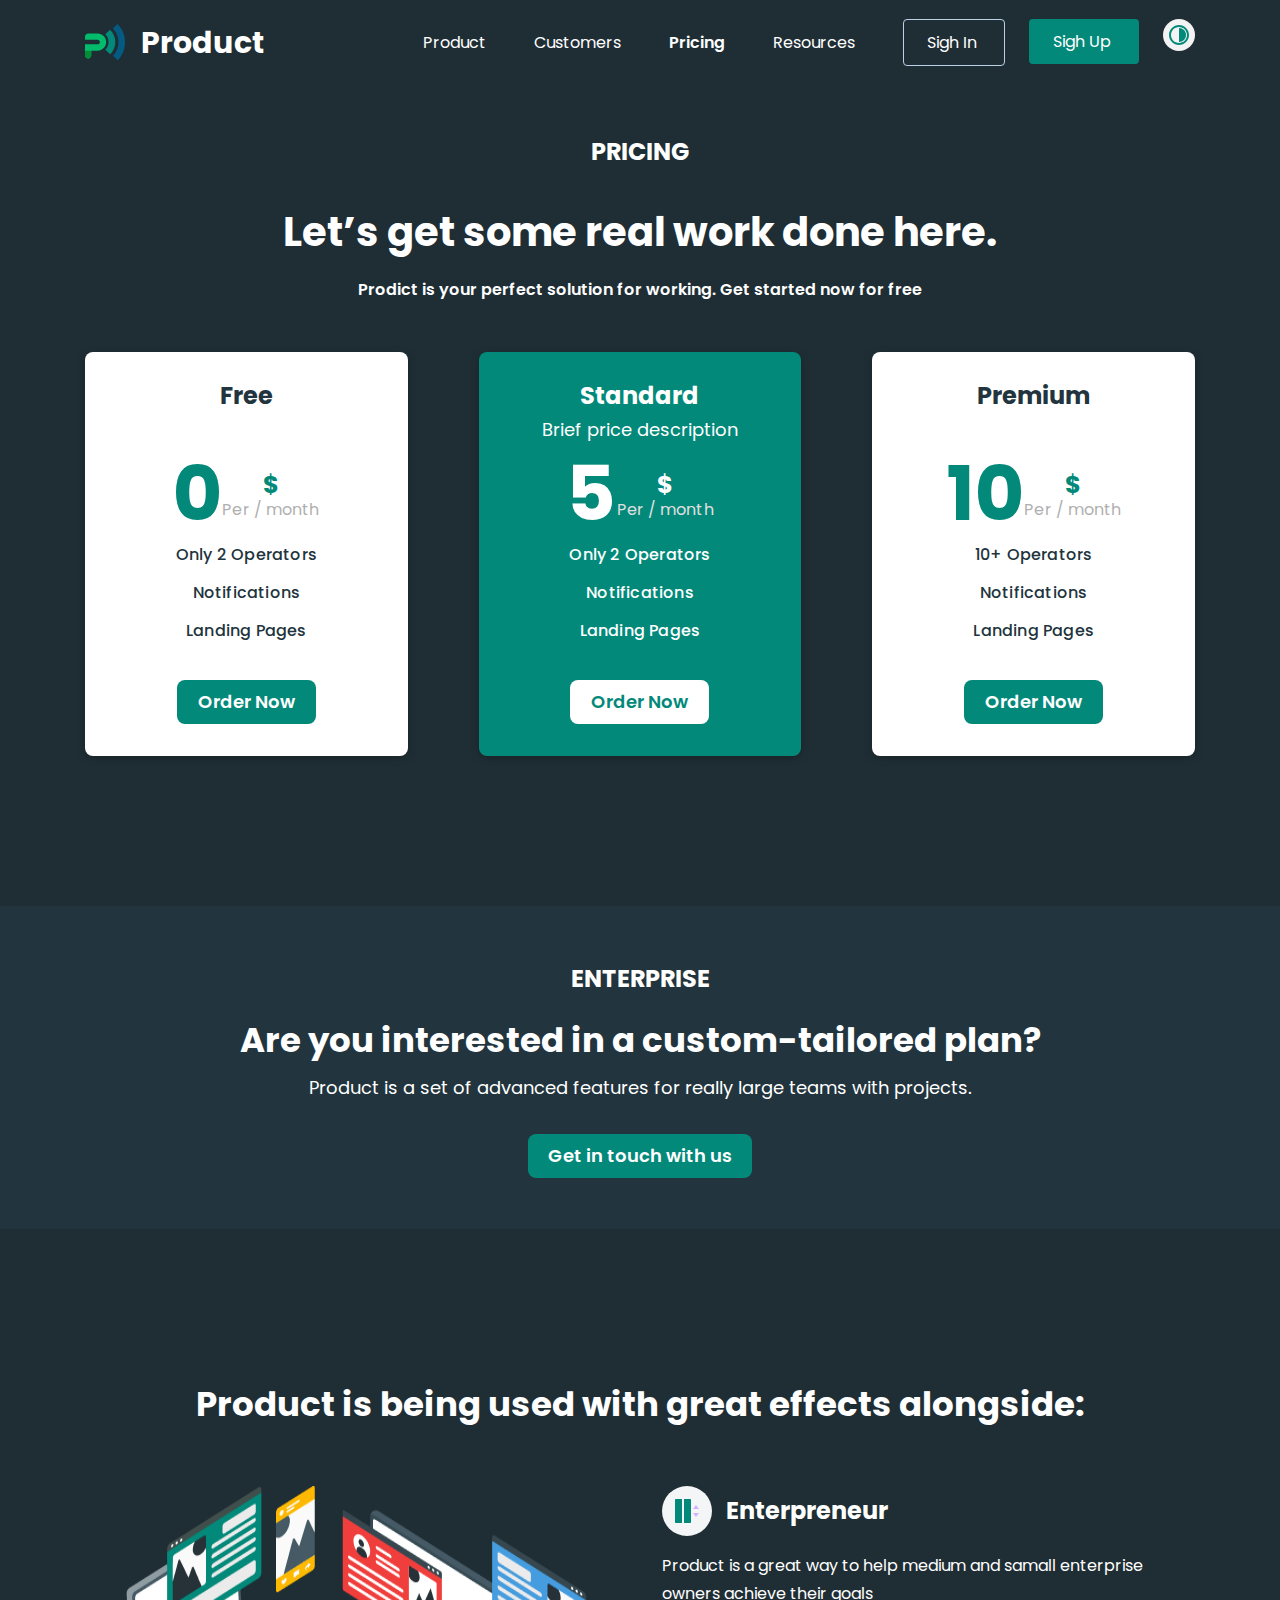
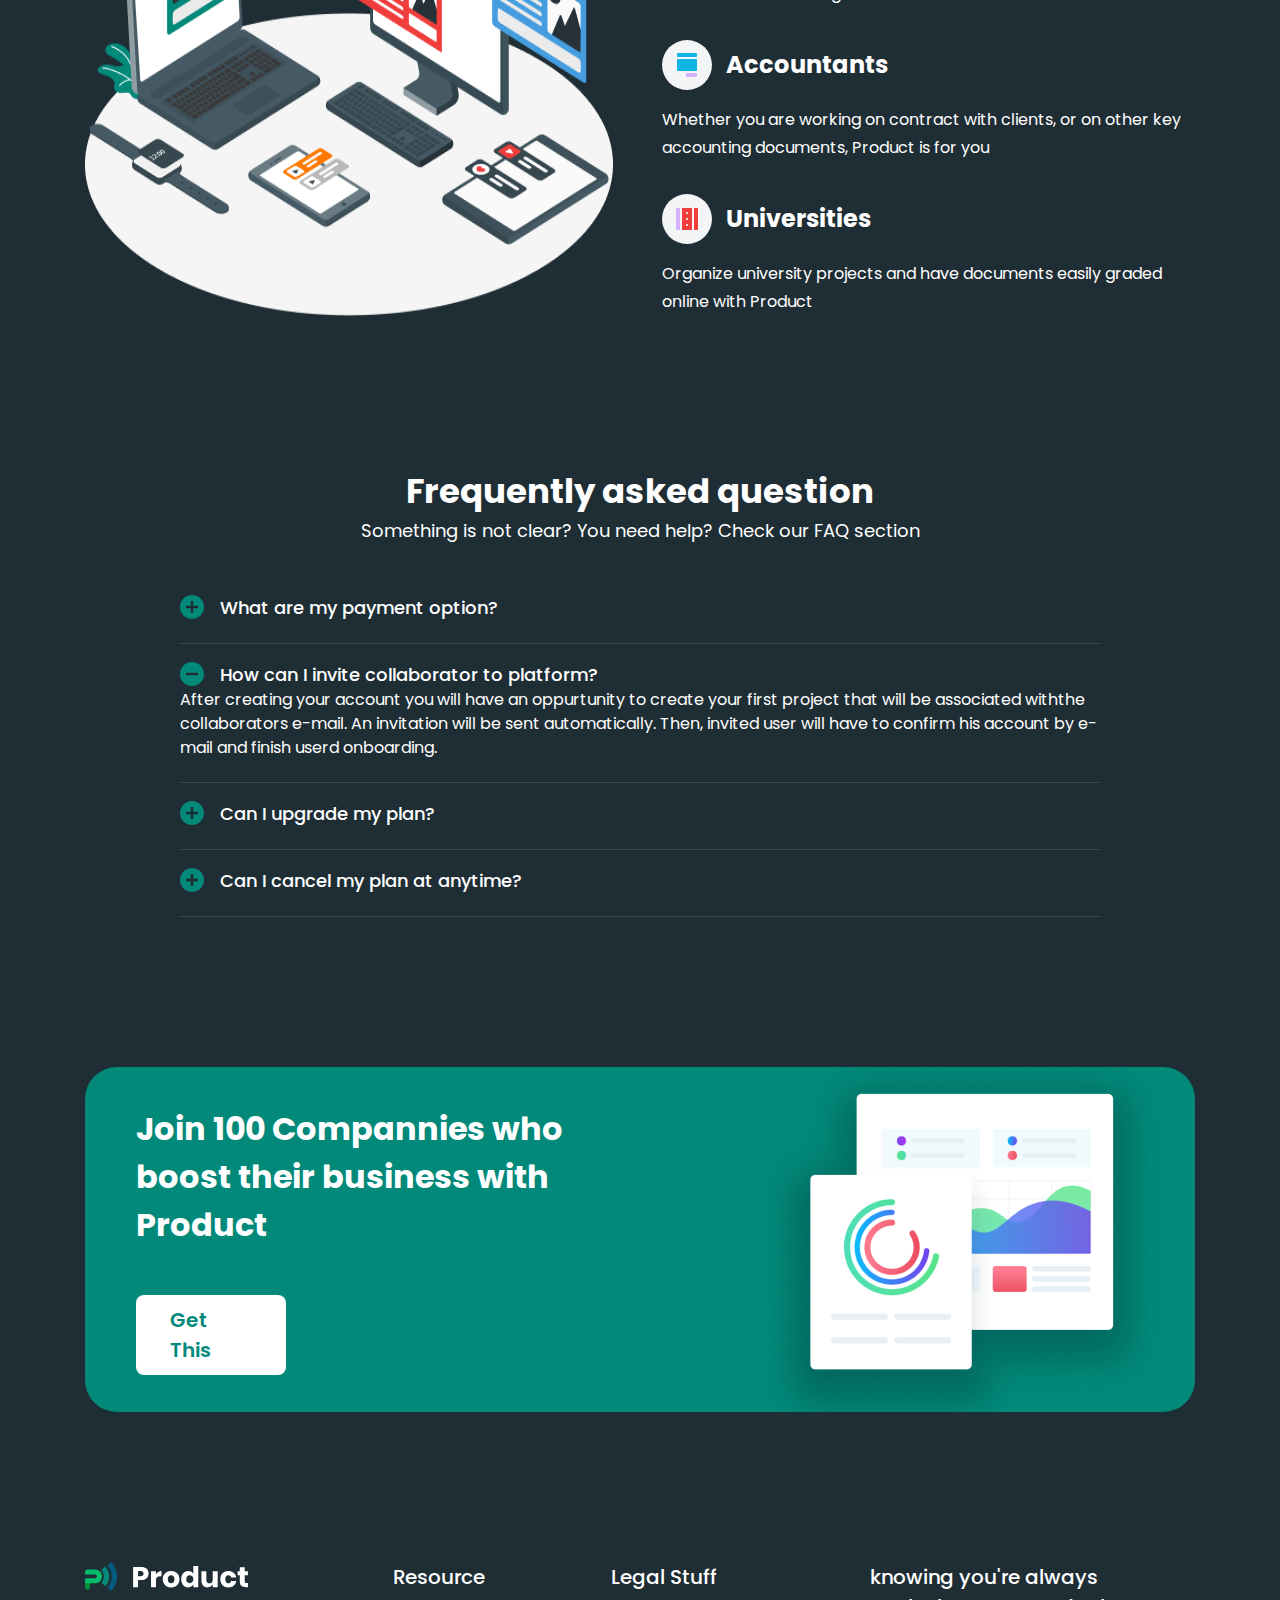
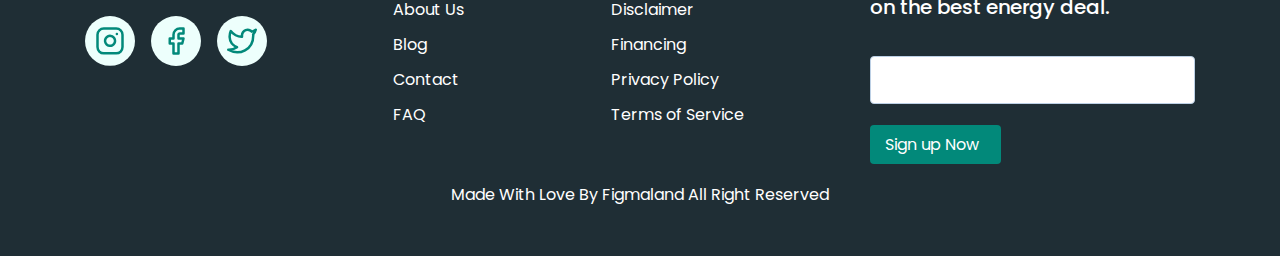
<file: pricing.html>
<!DOCTYPE html>
<html lang="en">
<head>
    <meta charset="UTF-8">
    <meta http-equiv="X-UA-Compatible" content="IE=edge">
    <meta name="viewport" content="width=device-width, initial-scale=1.0">
    <title>Pricing</title>
    <link rel="icon" type="image/x-icon" href="img/logo.svg">
    <link rel="preconnect" href="https://fonts.googleapis.com">
    <link rel="preconnect" href="https://fonts.gstatic.com" crossorigin>
    <link href="https://fonts.googleapis.com/css2?family=Poppins:wght@400;500;600;700&display=swap" rel="stylesheet">
    <link rel="stylesheet" href="css/style.css" id="theme">
</head>
<body class="pricing">
    <header>
        <div class="container">
            <nav>
                <div class="logo">
                    <img src="img/logo.svg" alt="logo">
                    <h3>Product</h3>
                </div>
                <div class="menu">
                    <ul>
                        <li><a href="index.html">Product</a></li>
                        <li><a href="customers.html">Customers</a></li>
                        <li><a href="pricing.html" class="nav active">Pricing</a></li>
                        <li><a href="resources.html">Resources</a></li>
                    </ul>
                    <div class="nav__btns">
                        <a href="">
                        <div class="btn__white">Sigh In</div>
                        </a>
                        <a href="">
                            <div class="btn__green">Sigh Up</div>
                        </a>
                        <a href="#" id="swichMode">
                            <img src="img/black-white.svg" alt="">
                        </a>
                    </div>
                </div>
                <div class="burger__menu">
                    <button id="burger" class="burger"></button>
                    <div id="menu" class="menu">
                        <a href="index.html" >Product</a>
                        <a href="customers.html">Customers</a>
                        <a href="Pricing.html"  class="nav active">Pricing</a>
                        <a href="resources.html">Resources</a>
                        <a href="">
                            <div class="btn__white">Sigh In</div>
                        </a>
                        <a href="">
                            <div class="btn__green">Sigh Up</div>
                        </a>
                        <a href="#" id="swichMode2">
                            <img src="img/black-white.svg" alt="">
                        </a> 
                    </div>
                </div>
            </nav>
            <div class="pricing-main">
                <h5>PRICING</h5>
                <h1>Let’s get some real work done here.</h1>
                <h6>Prodict is your perfect solution for working. Get started now for free</h6>
            </div>
            <div class="main">
                <div class="price__content">
                    <div class="price__block">
                        <div class="price__info">
                            <h5>Free</h5>
                            <p class="price__top">Brief price description</p>
                            <div class="price__sum">
                                <span>0</span>
                                <div class="price__wrapper">
                                    <span>$</span>
                                    <p>Per / month</p>
                                </div>
                            </div>
                            <div class="paragraph">
                                <p>Only 2 Operators</p>
                                <p>Notifications</p>
                                <p>Landing Pages</p>
                            </div>
                            <a href="" class="price__btn">Order Now</a>
                        </div>
                    </div>
                    <div class="price__block active">
                        <div class="price__info">
                            <h5>Standard</h5>
                            <p class="price__top">Brief price description</p>
                            <div class="price__sum active">
                                <span>5</span>
                                <div class="price__wrapper active">
                                    <span>$</span>
                                    <p>Per / month</p>
                                </div>
                            </div>
                            <div class="paragraph active">
                                <p>Only 2 Operators</p>
                                <p>Notifications</p>
                                <p>Landing Pages</p>
                            </div>
                            <a class="price__btn active" href="">Order Now</a>
                        </div>
                    </div>
                    <div class="price__block">
                        <div class="price__info">
                            <h5>Premium</h5>
                            <p class="price__top">
                                Brief price description
                            </p>
                            <div class="price__sum">
                                <span>10</span>
                                <div class="price__wrapper">
                                    <span>$</span>
                                    <p>Per / month</p>
                                </div>
                            </div>
                            <div class="paragraph">
                                <p>10+ Operators</p>
                                <p>Notifications</p>
                                <p>Landing Pages</p>
                            </div>
                            <a class="price__btn" href="">Order Now</a>
                        </div>
                    </div>
                </div>
            </div>
        </div>
    </header>
    <section class="enterprise">
        <div class="container">
            <div class="enterprise__text">
                <h5>ENTERPRISE</h5>
                <h2>Are you interested  in a custom-tailored plan?</h2>
                <p>Product is a set of advanced features for really large teams with projects.</p>
                <a href="" class="enterprise__btn">Get in touch with us</a>
            </div>
        </div>
    </section>
    <section class="effects">
        <div class="container">
            <h2>Product is being used with great effects alongside:</h2>
            <div class="effects__content">
                <img src="img/effects-img.png" alt="" class="main-img">
                <div class="effect__text">
                    <div class="effect__block">
                        <div class="effect__name">
                            <img src="img/enterpreneur.svg" alt="">
                            <h5>Enterpreneur</h5>
                        </div>
                        <p>
                            Product is a great way to help medium and samall enterprise owners achieve their goals
                        </p>
                    </div>
                    <div class="effect__block">
                        <div class="effect__name">
                            <img src="img/accountants.svg" alt="">
                            <h5>Accountants</h5>
                        </div>
                        <p>
                            Whether you are working on contract with clients, or on other key accounting documents, Product is for you
                        </p>
                    </div>
                    <div class="effect__block">
                        <div class="effect__name">
                            <img src="img/universities.svg" alt="">
                            <h5>Universities</h5>
                        </div>
                        <p>
                            Organize university projects and have documents easily graded online with Product
                        </p>
                    </div>
                </div>
            </div>
        </div>
    </section>
    <section class="faq" id="faq">
        <div class="container">
            <div class="faq__heading">
                <h2>Frequently asked question</h2>
                <p>Something is not clear? You need help? Check our FAQ section</p>
            </div>
           
            <div class="faq__details">
                <details>
                    <summary>
                        <span>
                            What are my payment option?
                        </span>                       
                    </summary>
                    <p></p>
                </details>
                <details open>
                    <summary>
                        <span>
                            How can I invite collaborator to platform?
                        </span>                     
                    </summary>
                    <p>
                        After creating your account you will have an oppurtunity to create your first project that will be associated withthe collaborators e-mail. An invitation  will be sent automatically. Then, invited user will have to confirm his account by e-mail and finish userd onboarding.
                    </p>
                </details>
                <details>
                    <summary>
                        <span>
                            Can I upgrade my plan?
                        </span>                     
                    </summary>
                    <p></p>
                </details>
                <details>
                    <summary>
                        <span>
                            Can I cancel my plan at anytime?
                        </span>
                    </summary>
                    <p></p>
                </details>
            </div>
        </div>
    </section>
    <section class="development">
        <div class="container">
            <div class="development__container">
                <div class="development__text">
                    <h2>
                        Join 100 Compannies who boost their business with Product
                    </h2>
                    <a href="" class="development__btn">Get This</a>
                </div>
                <img src="img/diogram.png" alt="">
            </div>
        </div>
    </section>
    <footer>
        <div class="container">
            <div class="footer__content">
                <div class="footer__block">
                    <div class="footer__logo"></div>
                    <div class="networks">
                        <a href=""><img src="img/instagram.svg" alt=""></a>
                        <a href=""><img src="img/facebook.svg" alt=""></a>
                        <a href=""><img src="img/twitter.svg" alt=""></a>
                    </div>
                </div>
                <div class="footer__block">
                    <a href=""><h5>Resource</h5></a>
                    <a href=""><h4>About Us</h4></a>
                    <a href=""><h4>Blog</h4></a>
                    <a href=""><h4>Contact</h4></a>
                    <a href="#faq"><h4>FAQ</h4></a>
                </div>
                <div class="footer__block">
                    <a href=""><h5>Legal Stuff</h5></a>
                    <a href=""><h4>Disclaimer</h4></a>
                    <a href=""><h4>Financing</h4></a>
                    <a href=""><h4>Privacy Policy</h4></a>
                    <a href=""><h4>Terms of Service</h4></a>
                </div>
                <div class="footer__block">
                    <h5 class="form__text">knowing you're always on the best energy deal.</h5>
                    <input type="text">
                    <a href="" class="footer__btn">Sign up Now</a>
                </div>
            </div>
            <span>
                <h4>Made With Love By Figmaland All Right Reserved</h4>
            </span>
        </div>
    </footer>
    <script src="js/main.js"></script>
</body>
</html>
</file>
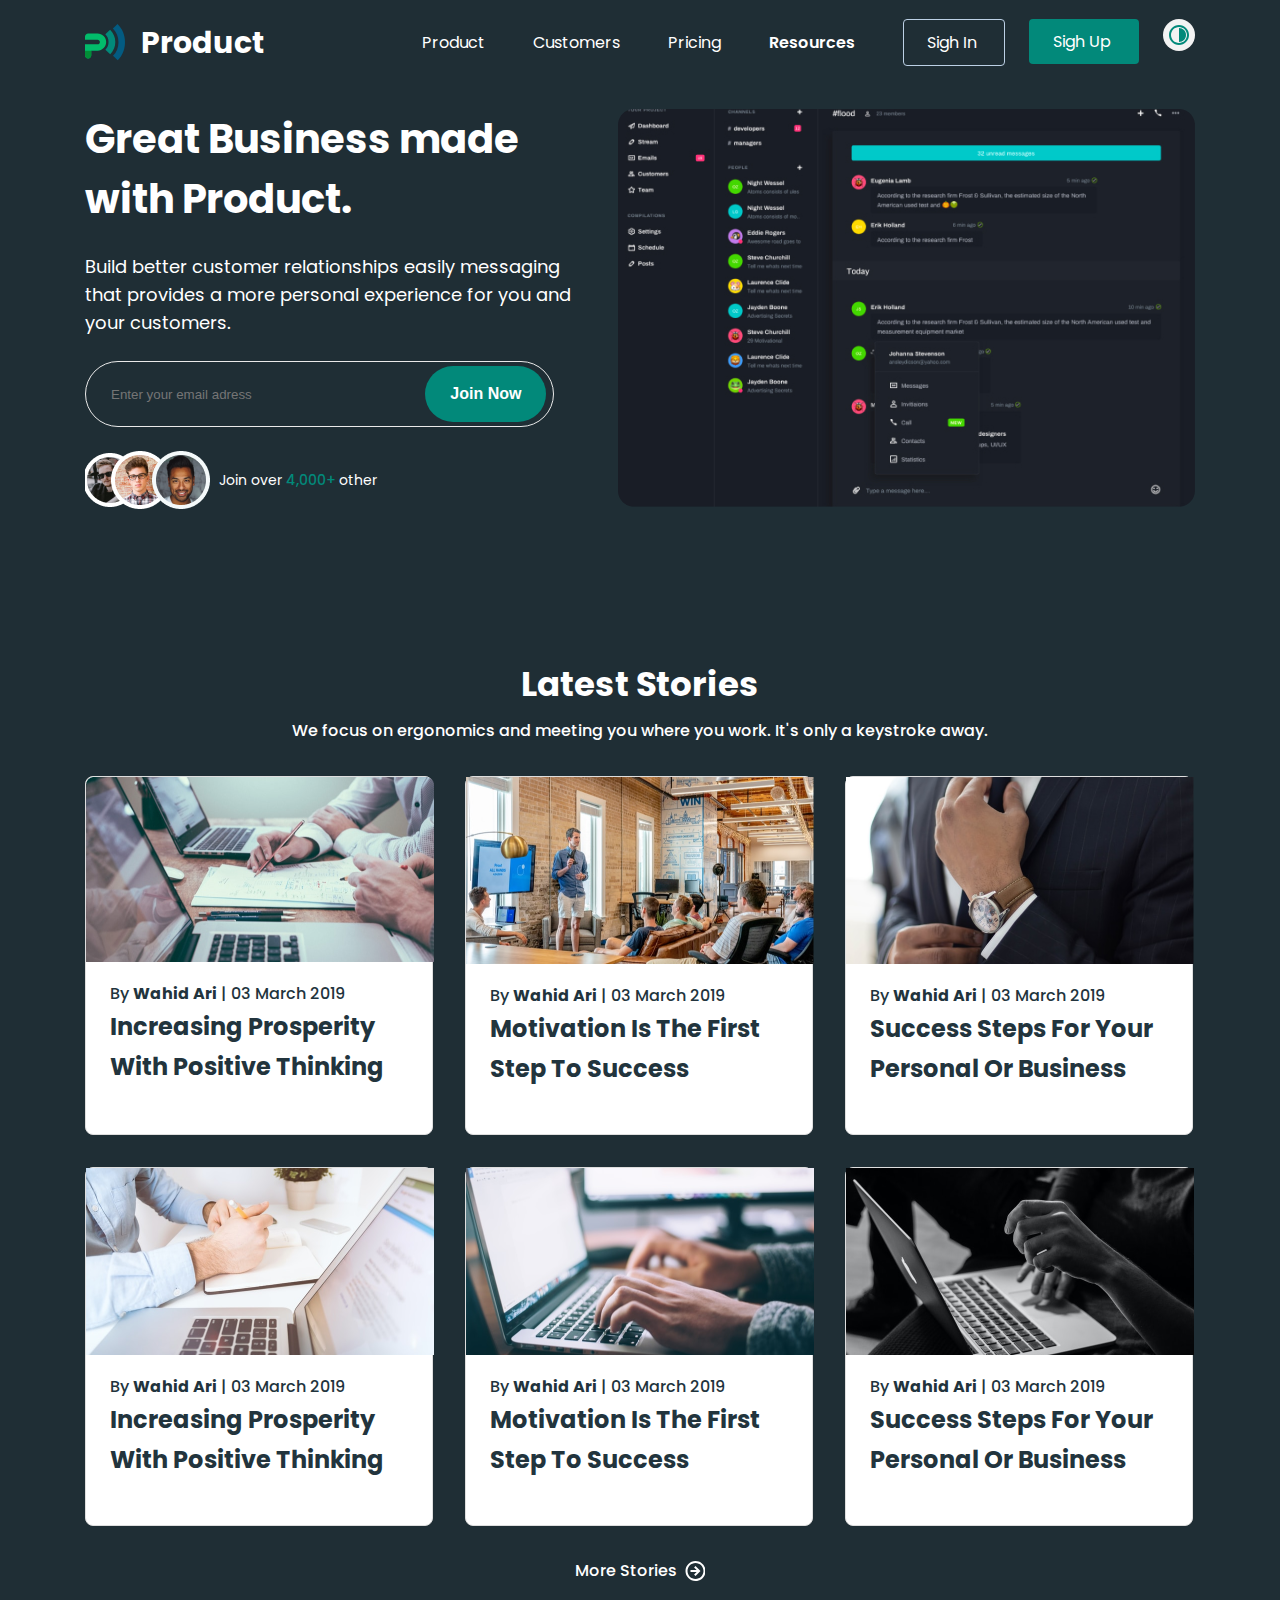
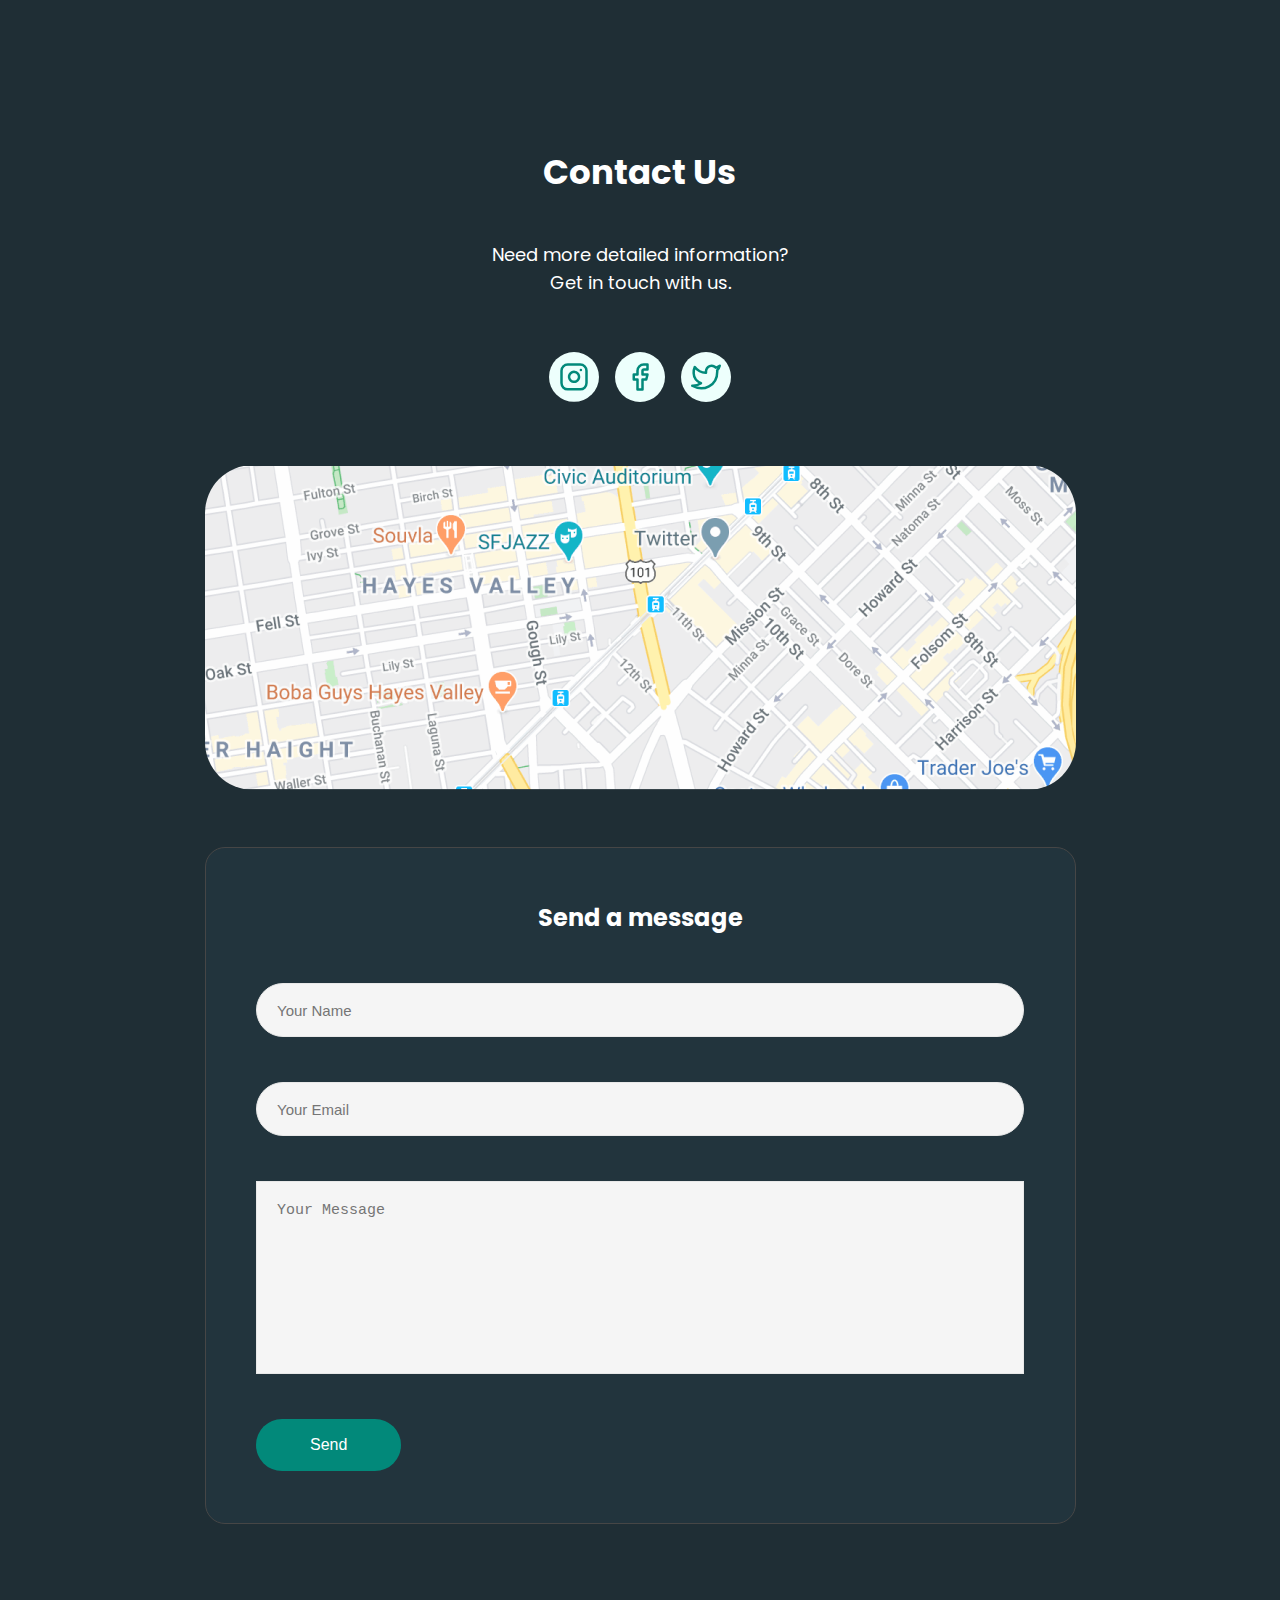
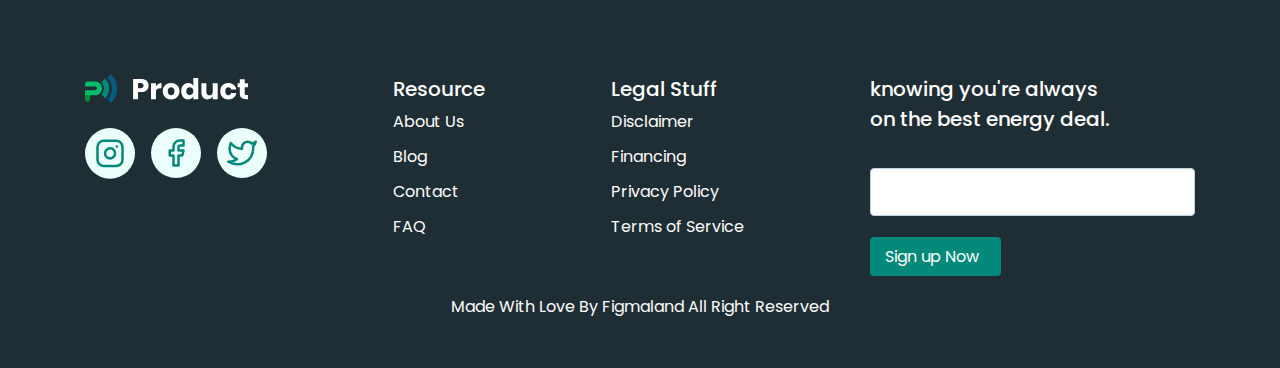
<file: resources.html>
<!DOCTYPE html>
<html lang="en">

<head>
    <meta charset="UTF-8">
    <meta http-equiv="X-UA-Compatible" content="IE=edge">
    <meta name="viewport" content="width=device-width, initial-scale=1.0">
    <title>Resources</title>
    <link rel="icon" type="image/x-icon" href="img/logo.svg">
    <link rel="preconnect" href="https://fonts.googleapis.com">
    <link rel="preconnect" href="https://fonts.gstatic.com" crossorigin>
    <link href="https://fonts.googleapis.com/css2?family=Poppins:wght@400;500;600;700&display=swap" rel="stylesheet">
    <link rel="stylesheet" href="css/style.css" id="theme">
</head>

<body class="resources">
    <header>
        <div class="container">
            <nav>
                <div class="logo">
                    <img src="img/logo.svg" alt="logo">
                    <h3>Product</h3>
                </div>
                <div class="menu">
                    <ul>
                        <li><a href="index.html">Product</a></li>
                        <li><a href="customers.html">Customers</a></li>
                        <li><a href="Pricing.html">Pricing</a></li>
                        <li><a href="resources.html" class="nav active">Resources</a></li>
                    </ul>
                    <div class="nav__btns">
                        <a href="">
                            <div class="btn__white">Sigh In</div>
                        </a>
                        <a href="">
                            <div class="btn__green">Sigh Up</div>
                        </a>
                        <a href="#" id="swichMode">
                            <img src="img/black-white.svg" alt="">
                        </a>
                    </div>
                </div>
                <div class="burger__menu">
                    <button id="burger" class="burger"></button>
                    <div id="menu" class="menu">
                        <a href="index.html">Product</a>
                        <a href="customers.html">Customers</a>
                        <a href="Pricing.html">Pricing</a>
                        <a href="resources.html" class="nav active">Resources</a>
                        <a href="">
                            <div class="btn__white">Sigh In</div>
                        </a>
                        <a href="">
                            <div class="btn__green">Sigh Up</div>
                        </a>
                        <a href="#" id="swichMode2">
                            <img src="img/black-white.svg" alt="">
                        </a>
                    </div>
                </div>
            </nav>
            <main>
                <div class="resources__text">
                    <h1>Great Business made with Product.</h1>
                    <p>Build better customer relationships easily messaging that provides a more personal experience for
                        you and your customers.</p>
                    <form action="">
                        <input type="text" placeholder="Enter your email adress">
                        <button>Join Now</button>
                    </form>
                    <div class="people">
                        <img src="img/people.png" alt="">
                        <p>Join over <span>4,000+</span> other</p>
                    </div>
                </div>
                <img src="img/code.png" alt="" class="main-img">
            </main>
        </div>
    </header>
    <section class="stories">
        <div class="container">
            <h2>Latest Stories</h2>
            <p class="stories__main">
                We focus on ergonomics and meeting you where you work. It's only a keystroke away.
            </p>
            <div class="stories__content">
                <div class="stories__block">
                    <img src="img/ergonomics__1.png" alt="">
                    <div class="stories__text">
                        <p>By <span>Wahid Ari</span> | 03 March 2019</p>
                        <h5>Increasing Prosperity With Positive Thinking</h5>
                    </div>
                </div>
                <div class="stories__block">
                    <img src="img/stories2.png" alt="">
                    <div class="stories__text">
                        <p>By <span>Wahid Ari</span> | 03 March 2019</p>
                        <h5>Motivation Is The First Step To Success</h5>
                    </div>
                </div>
                <div class="stories__block">
                    <img src="img/stories3.png" alt="">
                    <div class="stories__text">
                        <p>By <span>Wahid Ari</span> | 03 March 2019</p>
                        <h5>Success Steps For Your Personal Or Business</h5>
                    </div>
                </div>
                <div class="stories__block">
                    <img src="img/stories4.png" alt="">
                    <div class="stories__text">
                        <p>By <span>Wahid Ari</span> | 03 March 2019</p>
                        <h5>Increasing Prosperity With Positive Thinking</h5>
                    </div>
                </div>
                <div class="stories__block">
                    <img src="img/stories5.png" alt="">
                    <div class="stories__text">
                        <p>By <span>Wahid Ari</span> | 03 March 2019</p>
                        <h5>Motivation Is The First Step To Success</h5>
                    </div>
                </div>
                <div class="stories__block">
                    <img src="img/stories6.png" alt="">
                    <div class="stories__text">
                        <p>By <span>Wahid Ari</span> | 03 March 2019</p>
                        <h5>Success Steps For Your Personal Or Business</h5>
                    </div>
                </div>
            </div>
            <div class="more__stories">
                <p>More Stories</p>
                <div class="cicle__right"></div>
            </div>
        </div>
    </section>
    <section class="contact">
        <div class="container">
            <h2>Contact Us</h2>
            <p>Need more detailed information? Get in touch with us.</p>
            <div class="networks">
                <a href=""><img src="img/instagram.svg" alt=""></a>
                <a href=""><img src="img/facebook.svg" alt=""></a>
                <a href=""><img src="img/twitter.svg" alt=""></a>
            </div>
            <img src="img/map.png" alt="" class="map">
            <form action="" class="contact__form">
                <div class="contact__content">
                    <h5>Send a message</h5>
                    <input type="text" placeholder="Your Name">
                    <input type="text" placeholder="Your Email">
                    <textarea name="" id="" type="text" placeholder="Your Message"></textarea>
                    <button>Send</button>
                </div>
            </form>
        </div>
    </section>
    <footer>
        <div class="container">
            <div class="footer__content">
                <div class="footer__block">
                    <div class="footer__logo"></div>
                    <div class="networks">
                        <a href=""><img src="img/instagram.svg" alt=""></a>
                        <a href=""><img src="img/facebook.svg" alt=""></a>
                        <a href=""><img src="img/twitter.svg" alt=""></a>
                    </div>
                </div>
                <div class="footer__block">
                    <a href="">
                        <h5>Resource</h5>
                    </a>
                    <a href="">
                        <h4>About Us</h4>
                    </a>
                    <a href="">
                        <h4>Blog</h4>
                    </a>
                    <a href="">
                        <h4>Contact</h4>
                    </a>
                    <a href="#faq">
                        <h4>FAQ</h4>
                    </a>
                </div>
                <div class="footer__block">
                    <a href="">
                        <h5>Legal Stuff</h5>
                    </a>
                    <a href="">
                        <h4>Disclaimer</h4>
                    </a>
                    <a href="">
                        <h4>Financing</h4>
                    </a>
                    <a href="">
                        <h4>Privacy Policy</h4>
                    </a>
                    <a href="">
                        <h4>Terms of Service</h4>
                    </a>
                </div>
                <div class="footer__block">
                    <h5 class="form__text">knowing you're always on the best energy deal.</h5>
                    <input type="text">
                    <a href="" class="footer__btn">Sign up Now</a>
                </div>
            </div>
            <span>
                <h4>Made With Love By Figmaland All Right Reserved</h4>
            </span>
        </div>
    </footer>
    <script src="js/main.js"></script>
</body>

</html>
</file>
<file: css/style.css>
body{
    margin: 0;
    padding: 0;
    color: #22343D;
    font-family: 'Poppins', sans-serif;
    font-size: 16px;
    transition: 1s;
}

* {
	box-sizing: border-box;
}

h1, h2, h3, h4, h5, h6 {
	padding: 0;
	margin: 0;
}
h1{
    font-weight: 700;
    font-size: 40px;
    line-height: 60px;
    color: #22343D;
}

h2{
    font-weight: 700;
    font-size: 32px;
    line-height: 48px;
}

h3{
    font-weight: 700;
    font-size: 30px;
    line-height: 28px;
    color: #173A56;
}

h4{
    font-weight: 600;
    font-size: 22px;
    line-height: 33px;
}

h5{
    font-weight: 700;
    font-size: 24px;
    line-height: 40px;
}

h6{
    font-weight: 600;
    font-size: 16px;
    line-height: 24px;
}

p{
    font-weight: 400;
    font-size: 18px;
    line-height: 28px;
}

.container{
    max-width: 1110px;
    margin: 0 auto;
}

section{
    margin-top: 150px;
}

ul, li {
	display: flex;
	padding: 0;
	margin: 0;
    gap: 24px;
    margin-right: 24px;
}

a {
    color: #22343D;
	text-decoration: none;
}

p {
	margin: 0;
    padding: 0;
}

nav{
    margin-top: 19px;
    display: flex;
    justify-content: space-between;
    align-items: center;
}

.menu{
    display: flex;
    align-items: center;
}

.nav.active{
    font-weight: 600;
}

.logo{
    display: flex;
    align-items: center;
    gap: 16px;
}

.nav__btns{
    display: flex;
    gap: 24px;
}

.btn__white{
    display: block;
    width: 102px;
    padding: 10px 23px;
    border: 1px solid #BCD0E5;
    border-radius: 4px;
}

.btn__green{
    display: block;
    width: 110px;
    padding: 10px 24px;
    background: #02897A;
    border-radius: 4px;
    color: #fff;
}

.burger__menu{
    display: none;
}

.burger{
    width: 28px;
    height: 31px;
    border: none;
    outline: none;
    background: transparent;
    background: url(../img/menu-light.png);
}

.menu.disp{
    display: flex;
    flex-direction: column;
    gap: 7px;
}

main{
    margin-top: 43px;
    display: flex;
    justify-content: space-between;
    align-items: center;
}

.main__text{
    width: 518px;
}

.main__text h1{
    margin-bottom: 18px;
}

.main__btns{
    margin-top: 45px;
    align-items: center;
    display: flex;
    gap: 30px;
}

.main__btns .btn__green{
    width: 175px;
    padding: 15px 41px;
}

.btn__video{
    display: flex;
    flex-direction: row;
    gap: 8px;
    align-items: center;
    color: #02897A;
    text-decoration: underline;
}

.advantages{
    margin-top: 110px;
    background: url(../img/line.png) no-repeat;
    background-position: bottom center;
    background-size: cover;
    height: 483px;
}

.advantages h2{
    width: 529px;
    text-align: center;
}

.advantages__wrap{
    display: flex;
    justify-content: space-between;
}

.advantages__block{
    width: 240px;
}

.advantages h2{
    width: 539px;
    margin: 0 auto;
    margin-bottom: 66px;
}

.advantages p{
    font-size: 16px;
    line-height: 26px;
}

.advantages .btn__green{
    margin: 0 auto;
    width: 175px;
    padding: 14px 33px;
    margin-top: 34px;
    margin-bottom: 94px;
}

.management__content {
    display: flex;
    align-items: center;
    justify-content: space-between;
}

.management__text{
    width: 486px;
}

.management h6{
    margin-bottom: 12px;
}

.main__heading h6{
    margin-bottom: 8px;
}

.main__heading h2{
    margin-bottom: 23px;
}

.management p{
    font-weight: 400;
    font-size: 16px;
    line-height: 26px;
    margin-bottom: 25px;
}

.support__content{
    display: flex;
    justify-content: space-between;
    align-items: center;
}

.support__text{
    width: 486px;
}

.support__text p{
    margin-bottom: 30px;
}

.dignities{
    display: flex;
    flex-direction: column;
    gap: 30px;
}

.dignities__block{
    display: flex;
    gap: 30px;
    align-items: center;
}

.dignities__block p {
    margin: 0;
}

.dignities__block img{
    width: 35px;
    height: 35px;
}

.collaborative__content{
    display: flex;
    align-items: center;
    justify-content: space-between;
}

.collaborative__text{
    width: 486px;
}

.collaborative__text p{
    margin-bottom: 30px;
    font-weight: 400;
    font-size: 16px;
    line-height: 26px;
}

.collaborative__blocks{
    display: flex;
    flex-direction: column;
    gap: 25px;
}

.collaborative__p p{
    margin-bottom: 12px;
    font-weight: 400;
    font-size: 16px;
    line-height: 26px;
}

.project__help p, .project__help h2{
    text-align: center;
    width: 582px;
    margin: 0 auto;
}

.project__help{
    background: url(../img/assitant__bg.png) no-repeat;
    background-size: cover;
    background-position: bottom center;
}

.project__help h2{
    padding-top: 53px;
}

.project__help p{
    font-weight: 500;
    font-size: 16px;
    line-height: 26px;
}

.assistants, .assistants__bottom{
    display: flex;
    justify-content: space-between;
}

.assistants{
    margin-top: 32px;
    margin-bottom: 24px;
}

.assistant__content{
    display: flex;
    align-items: center;
}

.assistant__bg p{
    height: 70px;
    padding-top: 15px;
    width: 281px;
}

.assistant__bg{
    background: url(../img/cloud.png) no-repeat center center;
}

.project__help .btn__green{
    width: 216px;
    padding: 15px 30px;
    margin: 0 auto;
    margin-top: 48px;
    font-weight: 700;
    font-size: 16px;
    line-height: 24px;
    color: #fff;
}

.ergonomics h2{
    font-weight: 700;
    font-size: 34px;
    line-height: 51px;
}

.ergonomics p{
    font-weight: 500;
    font-size: 16px;
    line-height: 26px;
    margin-bottom: 32px;
}

.ergonomics__content.on{
    display: block;
    display: flex;
    justify-content: space-between;
    margin-bottom: 64px;
}

.ergonomics__content{
    display: none;
}

.ergonomics__block{
    width: 348px;
    background: #FFFFFF;
    border-radius: 8px;
    border: 1px solid #DEDEDE;
}

.ergonomics p span{
    font-weight: 700;
}

.ergonomics__text{
    padding-top: 24px;
    padding-left: 24px;
}

.ergonomics__text h5{
    padding-bottom: 40px;
}

h5.active{
    color: #02897A;
}

.dots-wrapper {
    display: flex;
    justify-content: center;
    margin-top: 15px;
}


.dot {
    width: 15px;
    height: 15px;
    border-radius: 50%;
    background: #EFEFEF;
    margin-right: 10px;
    cursor: pointer;
}

.dot.on{
    background: #02897A;
}

span:last-child{
    margin-right: 0;
}

.price h2{
    font-size: 34px;
}

.price p{
    font-size: 16px;
    line-height: 24px;
}

.price__content{
    display: flex;
    justify-content: space-between;
    margin-top: 50px;
}

.price__block{
    width: 322.65px;
    background: #FFFFFF;
    box-shadow: 0px 2px 8px rgba(0, 0, 0, 0.25);
    border-radius: 8px;
}

.price__block.active{
    background: #02897A;
    color: #fff;
}

.price__info{
    padding-top: 24px;
    padding-bottom: 32px;
    margin: 0 auto;
}

.price__heading{
    text-align: center;
    margin: 0 auto;
}

.price__sum{
    display: flex;
    align-items: center;
}

.price__sum span{
    font-weight: 700;
    font-size: 76px;
    line-height: 100px;
    letter-spacing: 0.2px;
    color: #02897A;
}

.price__sum.active span{
    color: #fff;
}

.price__wrapper span{
    font-weight: 700;
    font-size: 24px;
    line-height: 30px;
    letter-spacing: 0.1px;
}

.price__wrapper.active span{
    color: #fff;
}

.price__wrapper p{
    font-weight: 400;
    font-size: 16px;
    line-height: 19px;
    letter-spacing: 0.1px;
    color: #AFAFAF;
}

.price__wrapper.active p{
    color: #E0E0E0;
}

.paragraph{
    display: flex;
    flex-direction: column;
    gap: 16px;
}

.paragraph p {
    font-weight: 500;
    font-size: 16px;
    line-height: 22px;
    letter-spacing: 0.2px;
    color: #22343D;
}

.paragraph.active p{
    color: #fff;
}

.price__btn{
    margin: 0 auto;
    margin-top: 38px;
    display: block;
    width: 139px;
    padding: 11px 18px;
    font-weight: 600;
    font-size: 18px;
    line-height: 22px;
    color: #FFFFFF;
    background: #02897A;
    border-radius: 8px;
}

.price__btn.active{
    background: #fff;
    color: #02897A;
}

.price__info{
    margin: 0 auto;
    text-align: center;
}

.price__sum{
    justify-content: center;
}

/*reviews*/

.reviews h2{
    margin: 0 auto;
    width: fit-content;
    font-size: 34px;
    line-height: 57px;
    letter-spacing: 0.2px;
}

.reviews p{
    margin: 0 auto;
    font-weight: 500;
    font-size: 16px;
    line-height: 28px;
    text-align: center;
    letter-spacing: 0.2px;
    width: 537px;
}

.reviews__container{
    margin-top: 50px;
    display: flex;
    justify-content: space-between;
}

.reviews__block{
    width: 327px;
    background: #FFFFFF;
    border: 1px solid #DEDEDE;
    border-radius: 5px;
}

.reviews__content{
    padding-left: 26px;
}

.stars{
    padding-top: 28px;
    padding-bottom: 16px;
}

.reviews__block p{
    margin: 0;
    width: 275px;
    font-weight: 400;
    font-size: 16px;
    line-height: 28px;
    text-align: left;
    letter-spacing: 0.2px;
    color: #737373;
}

.client__info{
    margin-top: 16px;
    display: flex;
    gap: 14px;
    margin-bottom: 23px;
}

.reviews__content span{
    font-weight: 600;
    font-size: 16px;
    line-height: 24px;
    letter-spacing: 0.2px;
    color: #02897A;
}
.designer{
    font-weight: 500;
    font-size: 14px;
    line-height: 24px;
    letter-spacing: 0.2px;
    color: #252B42;
}

/*devolopment*/

.development__container{
    display: flex;
    justify-content: space-between;
    align-items: center;
    background: #02897A;
    border-radius: 32px;
}

.development__container img{
    padding-right: 26px;
}

.development__text{
    width: 510px;
    padding-left: 51px;
    display: flex;
    flex-direction: column;
    gap: 46px;
}

.development__text h2{
    color: #fff;
}

.development__btn{
    display: block;
    width: 150px;
    padding: 10px 34px;
    background: #FFFFFF;
    border-radius: 8px;
    font-weight: 600;
    font-size: 20px;
    line-height: 30px;
    color: #02897A;
}

/*footer*/

footer{
    margin-top: 150px;
}

.footer__content{
    display: flex;
    justify-content: space-between;
}

.footer__content h5{
    font-weight: 500;
    font-size: 20px;
    line-height: 30px;
}

footer h4{
    font-weight: 400;
    font-size: 16px;
    line-height: 30px;
}

.footer__content h4{  
    line-height: 35px;
}

.footer__block{
    display: flex;
    flex-direction: column;
}

.networks{
    display: flex;
    gap: 16px;
}

.footer__logo{
    width: 162.61px;
    height: 29.09px;
    background: url(../img/footer-logo.svg);
    margin-bottom: 25px;
}

.form__text{
    width: 250px;
    margin-bottom: 34px;
}

.footer__block input{
    width: 325px;
    height: 48px;
    background: #FFFFFF;
    border: 1px solid #BCD0E5;
    border-radius: 4px;
}

.footer__btn{
    color: #fff;
    margin-top: 21px;
    display: block;
    width: 131px;
    padding: 7px 15px;
    background: #02897A;
    border-radius: 4px;
}

footer span h4{
    margin-top: 16px;
    margin-bottom: 46px;
    text-align: center;
}

/*PRICING*/

.pricing-main{
    text-align: center;
    width: fit-content;
    margin: 0 auto;
    margin-top: 68px;
    display: flex;
    flex-direction: column;
}

.pricing-main h5{
    line-height: 36px;
    margin-bottom: 32px;
}

.pricing-main h1{
    margin-bottom: 16px;
}

.enterprise{
    background: url(../img/Rectangle__bg.png) no-repeat top center;
    background-size: cover;
}

.enterprise__text{
    text-align: center;
}

.enterprise__text h5{
    padding-top: 53px;
    margin-bottom: 16px;
}

.enterprise__text p{
    margin-top: 8px;
    margin-bottom: 32px;
}

.enterprise h2{
    font-size: 34px;
    line-height: 51px;
}

.enterprise__btn{
    color: #fff;
    margin: 0 auto;
    padding: 11px 18px;
    background: #02897A;
    border-radius: 8px;
    display: block;
    width: 224px;
    font-weight: 600;
    font-size: 18px;
    line-height: 22px;
    margin-bottom: 51px;
}

.effects h2{
    text-align: center;
    font-size: 34px;
    line-height: 51px;
}

.effects__content{
    margin-top: 56px;
    display: flex;
    justify-content: space-between;
}

.effect__text{
    display: flex;
    flex-direction: column;
    gap: 32px;
}

.effect__name{
    display: flex;
    align-items: center;
    gap: 14px;
}

.effect__block p{
    width: 533px;
    margin-top: 16px;
    font-weight: 400;
    font-size: 16px;
    line-height: 28px;
}

.faq__heading{
    margin-bottom: 50px;
}

.faq h2{
    font-size: 34px;
    line-height: 51px;
    text-align: center;
}

.faq p{
    text-align: center;
    font-size: 18px;
    line-height: 27px;
}

details{
    width: 920px;
    margin: 0 auto;
    padding-bottom: 22px;
    border-bottom: 1px solid #E7E7E7;
    margin-top: 17px;
}

details > summary{
    cursor: pointer;
    list-style: none;
}

details summary span{
    height: 24px;
    padding-left: 40px;
    background: url(../img/plus.svg) no-repeat scroll 0 0;
}

details[open] summary span{
    height: 24px;
    padding-left: 40px;
    background: url(../img/minus.svg) no-repeat scroll 0 0;
}

.faq__details summary{
    font-weight: 500;
    font-size: 18px;
    line-height: 27px;
    color: #22343D;
    list-style: none;
}

.faq__details p{
    text-align: left;
    font-weight: 400;
    font-size: 16px;
    line-height: 24px;
    width: 920px;
    margin-bottom: 24px;
}

/*Customers*/

.main-customers h1{
    margin-top: 100px;
    text-align: center;
}


.campony__logos{
    width: 850px;
    margin: 0 auto;
    margin-top: 50px;
    display: flex;
    flex-direction: row;
    gap: 64px;
}

.customers__advantages{
    background: #F5F5F5;
    margin-top: 117px;
}

.customers__advantages h2{
    padding-top: 24px;
    text-align: center;
    font-size: 34px;
    line-height: 51px;
}

.customers__advantages__content{
    display: flex;
    justify-content: space-between;
}

.customers__advantages__block{
    width: 350px;
    border: 1px solid #DEDEDE;
    border-radius: 10px;
    text-align: center;
    margin-top: 50px;
    margin-bottom: 68px;
}

.customers__advantages__block img{
    margin: 0 149px;
    margin-top: 32px;
}

.customers__advantages__block h5{
    margin-top: 32px;
    font-size: 24px;
    line-height: 33px;
    margin-bottom: 16px;
}

.customers__advantages__block p{
    margin: 0 auto;
    width: 275px;
    font-size: 16px;
    line-height: 27px;
    margin-bottom: 34px;
}

.product-work{
    margin-top: 100px;
}

.product-work h2{
    text-align: center;
    font-size: 34px;
    line-height: 51px;
    margin-bottom: 73px;
}

.product-work__content{
    display: flex;
    flex-direction: column;
    gap: 100px;
}

.product-work__block{
    width: 1027px;
    align-items: center;
    display: flex;
    justify-content: space-between;
}

.product-work__text{
    width: 438px;
}

.product-work__block span{
    font-weight: 500;
    font-size: 20px;
    line-height: 30px;
    margin-bottom: 16px;
}

.product-work__block p{
    margin-top: 16px;
    font-size: 16px;
    line-height: 28px;
}

.product-work .enterprise__btn{
    margin-top: 88px;
}

.joining{
    background: linear-gradient(180deg, #F5F5F5 0%, rgba(245, 245, 245, 0) 100%);
}

.joining h2{
    padding-top: 35px;
    margin: 0 auto;
    text-align: center;
    width: 537px;
}

.joining__content{
    width: 723px;
    display: flex;
    justify-content: space-between;
    margin: 0 auto;
    margin-top: 93px;
}

.joining__block{
    text-align: center;
}

.joining__block h4{
    font-weight: 500;
    font-size: 24px;
    line-height: 28px;
    color: #000;
    margin-top: 27px;
    margin-bottom: 16px;
}

.joining__block h6{
    margin-bottom: 45px;
    margin-top: 12px;
    color: #000;
}

/*resources*/

.resources main{
    align-items: flex-start;
}

.resources__text{
    width: 512px;
}

.resources__text h1{
    margin-bottom: 24px;
}

.resources__text form{
    height: 66px;
    display: flex;
    width: 469.45px;
    border: 1px solid #EAEAEA;
    border-radius: 100px;
    margin: 24px 0;
}

.resources__text input{
    padding: 15px 25px;
    border: 0;
    background: transparent;
}

.resources__text button{
    margin: 4px 7px 4px auto;
    border: 0;
    color: #fff;
    padding: 10px 25px;
    background: #02897A;
    border-radius: 100px;
    display: block;
    width: fit-content;
    font-weight: 600;
    font-size: 16px;
}

.people{
    display: flex;
    align-items: center;
    gap: 9px;
}

.people p{
    font-weight: 400;
    font-size: 14px;
    line-height: 21px;
}

.people span{
    font-weight: 500;
    font-size: 14px;
    line-height: 21px;
    color: #02897A;
}

.stories h2{
    text-align: center;
    font-weight: 700;
    font-size: 34px;
    line-height: 51px;
    margin-bottom: 8px;
}

.stories p{
    text-align: center;
    font-weight: 500;
    font-size: 16px;
    line-height: 26px;
}

.stories__content{
    margin-top: 32px;
    display: flex;
    flex-wrap: wrap;
    gap: 32px;
}

.stories__block{
    width: 348px;
    height: 359px;
    background: #FFFFFF;
    border-radius: 8px;
    border: 1px solid #DEDEDE;
}

.stories__block p span{
    font-weight: 700;
}

.stories__text{
    padding-top: 12px;
    padding-left: 24px;
    padding-bottom: 40px;
}

.more__stories{
    align-items: center;
    margin-top: 32px;
    display: flex;
    gap: 8px;
    justify-content: center;
}

.cicle__right{
    height: 20px;
    width: 20px;
    background: url(../img/circle_right.svg);
}

.more__stories p{
    font-weight: 500;
    font-size: 18px;
    line-height: 26px;
}

.contact{
    width: 871px;
    margin: 0 auto;
    margin-top: 160px;
}

.contact h2{
    text-align: center;
    font-weight: 700;
    font-size: 34px;
    line-height: 57px;
    margin-bottom: 40px;
}

.contact p{
    text-align: center;
    margin: 0 auto;
    width: 312px;
}

.contact .networks{
    justify-content: center;
    margin-top: 55px;
    margin-bottom: 55px;
}

.networks img{
    width: 50px;
}

.map{
    border-radius: 48px;
}

.contact__form{
    margin-top: 50px; 
    border: 1px solid #DDDDDD;
    border-radius: 20px;
}

.contact__content{
    display: flex;
    gap: 45px;
    flex-direction: column;
    width: 768px;
    margin: 0 auto;
}

.contact__form h5{
    margin-top: 50px;
    text-align: center;
}

.contact__form input{
    
    margin: 0 auto;
    width: 768px;
    height: 54px;
    background: #F5F5F5;
    border: 1px solid #E8E8E8;
    border-radius: 39px;
}

.contact__form input[type="text"]{
    align-items: center;
    padding-left: 20px;
    font-weight: 400;
    font-size: 15px;
    color: #22343D;
}

.contact__form textarea{
    margin: 0 auto;
    width: 768px;
    resize: none;
    height: 193px;
    background: #F5F5F5;
    border: 1px solid #E8E8E8;
}

.contact__form textarea[type="text"]{
    padding: 20px;
    font-weight: 400;
    font-size: 15px;
    color: #22343D;
}

.contact__form button{
    padding: 18px 54px;
    display: block;
    width: 145px;
    border: 0;
    background: #02897A;
    border-radius: 35px;
    font-size: 16px;
    line-height: 16px;
    color: #FFFFFF;
    margin-bottom: 52px;
}

/* Large: 992px - 1199px */
@media (max-width: 1199px){
    .container{
        max-width: 960px;
    }
    .ergonomics__content.on{
        display: flex;
        flex-direction: column;
        align-items: center;
        gap: 16px;
    }
    .dots-wrapper{
        display: none;
    }
    .price__content{
        justify-content: center;
        flex-wrap: wrap;
        gap: 30px;
    }
    .reviews__container{
        flex-direction: column;
        gap: 25px;
        align-items: center;
    }
    .customers__advantages__content{
        flex-wrap: wrap;
        justify-content: center;
        gap: 30px;
        margin-top: 50px;
        padding-bottom: 68px;
    }
    .customers__advantages__block{
        margin: 0;
    }
    .product-work__block{
        width: 100%;
        flex-direction: column;
        gap: 15px;
    }
    .product-work__block-2{
        width: 100%;
        flex-direction: column-reverse;
        gap: 15px;
    }
    .effects__content{
        gap: 50px;
        flex-direction: column;
        align-items: center;
    }
    .resources main{
        align-items: center;
        flex-direction: column;
        gap: 85px;
    }
    .stories__content{
        flex-wrap: wrap;
        justify-content: center;
    }
    .advantages{
        height: auto;
        padding-bottom: 38px;
    }
}

/* Medium: 768px - 991px */
@media (max-width: 991px){
    .container{
        max-width: 720px;
    }
    .menu{
        display: none;
    }
    nav{
        align-items: flex-start;
    }
    .burger__menu{
        display: flex;
    }
    main{
        gap: 50px;
        flex-direction: column-reverse;
    }
    .main__text{
        text-align: center;
    }
    .main__btns{
        justify-content: center;
    }
    .advantages__wrap{
        width: 90%;
        flex-wrap: wrap;
        gap: 32px;
    }
    .management__content{
        flex-direction: column-reverse;
        align-items: center;
        gap: 50px;
    }
    .support__content{
        gap: 50px;
        flex-direction: column;
    }
    .collaborative__content{
        gap: 50px;
        flex-direction: column-reverse;
    }
    .assistants, .assistants__bottom{
        flex-direction: column;
        align-items: center;
        gap: 32px;
    }
    .campony__logos{
        justify-content: center;
        width: 90%;
        flex-wrap: wrap;
    }
    .campony__logos img{
        height: 50px;
        width: auto;
    }
    .development__text{
        margin-top: 49px;
        margin-bottom: 56px;
    }
    .footer__content{
        flex-direction: column;
        align-items: center;
        gap: 32px;
    }
    .form__text{
        margin: 0 auto;
        text-align: center;
        padding-bottom: 34px;
    }
    .footer__btn{
        margin: 0 auto;
        margin-top: 21px;
    }
    details{
        width: 90%;
    }
    .faq__details p{
        width: 90%;
    }
    .map{
        width: 100%;
        height: 200px;
    }
    .contact{
        width: 100%;
    }
    .contact__content{
        width: 100%;
    }
    .contact__form{
        width: 100%;
    }
    .contact__form input{
        width: 100%;
    }
    .contact__form textarea{
        width: 100%;
    }
    .contact__form button{
        margin-bottom: 0;
    }
}

/* Small: 576px - 767px */
@media (max-width: 767px){
    .container{
        max-width: 540px;
    }
    .main-img{
        width: 349px;
    }
    .ergonomics h2, p{
        text-align: center;
    }
    .development__text{
        text-align: center;
        align-items: center;
    }
    .development__container{
        flex-direction: column;
    }
    .advantages__wrap{
        text-align: center;
        justify-content: center;
    }
    .project__help p, .project__help h2{
        width: 100%;
    }
    .joining__content{
        width: 100%;
        flex-direction: column;
    }
    .effect__text, .effect__name{
        text-align: center;
        justify-content: center;
    }
}

/* Extra Small: 320px - 575px */
@media (max-width: 575px){
    .container{
		width: auto;
        padding: 0 15px;
    }
    .main__text{
        width: 100%;
    }
    .main-img{
        width: 100%;
    }
    .advantages h2{
        width: 70%;
    }
    h1{
        font-size: 30px;
    }
    .main__btns{
        flex-direction: column;
    }
    .management__text{
        width: 100%;
    }
    .support__text{
        width: 100%;
    }
    .collaborative__text{
        width: 100%;
    }
    .assistant__content{
        flex-direction: column;
    }
    .reviews p{
        width: 100%;
    }
    .reviews__block{
        width: 100%;
    }
    .development__text{
        width: 100%;
        padding: 0;
    }
    .development__container img{
        padding: 0;
        width: 90%;
    }
    .footer__block input{
        width: 100%;
    }
    .customers__advantages__block{
        width: 100%;
    }
    .customers__advantages__block img{
        margin: 0;
        margin-top: 32px;
    }
    .product-work__block img{
        width: 100%;
    } 
    .product-work__block-2 img{
        width: 100%;
    }
    .product-work__text{
        width: 100%;
    }
    .joining h2{
        width: 100%;
    }
    .effect__block p{
        width: 100%;
    }
    .resources__text{
        width: 100%;
    }
    .resources__text form{
        width: 100%;
    }
    .resources__text input{
        padding: 0;
        padding-left: 15px;
    }
    .contact p{
        width: 100%;
    }
    .stories__block{
        width: 100%;
    }
    .stories__block img{
        width: 100%;
    }
    .ergonomics__block{
        width: 100%;
    }
    .ergonomics__block img{
        width: 100%;
    }
}
</file>
